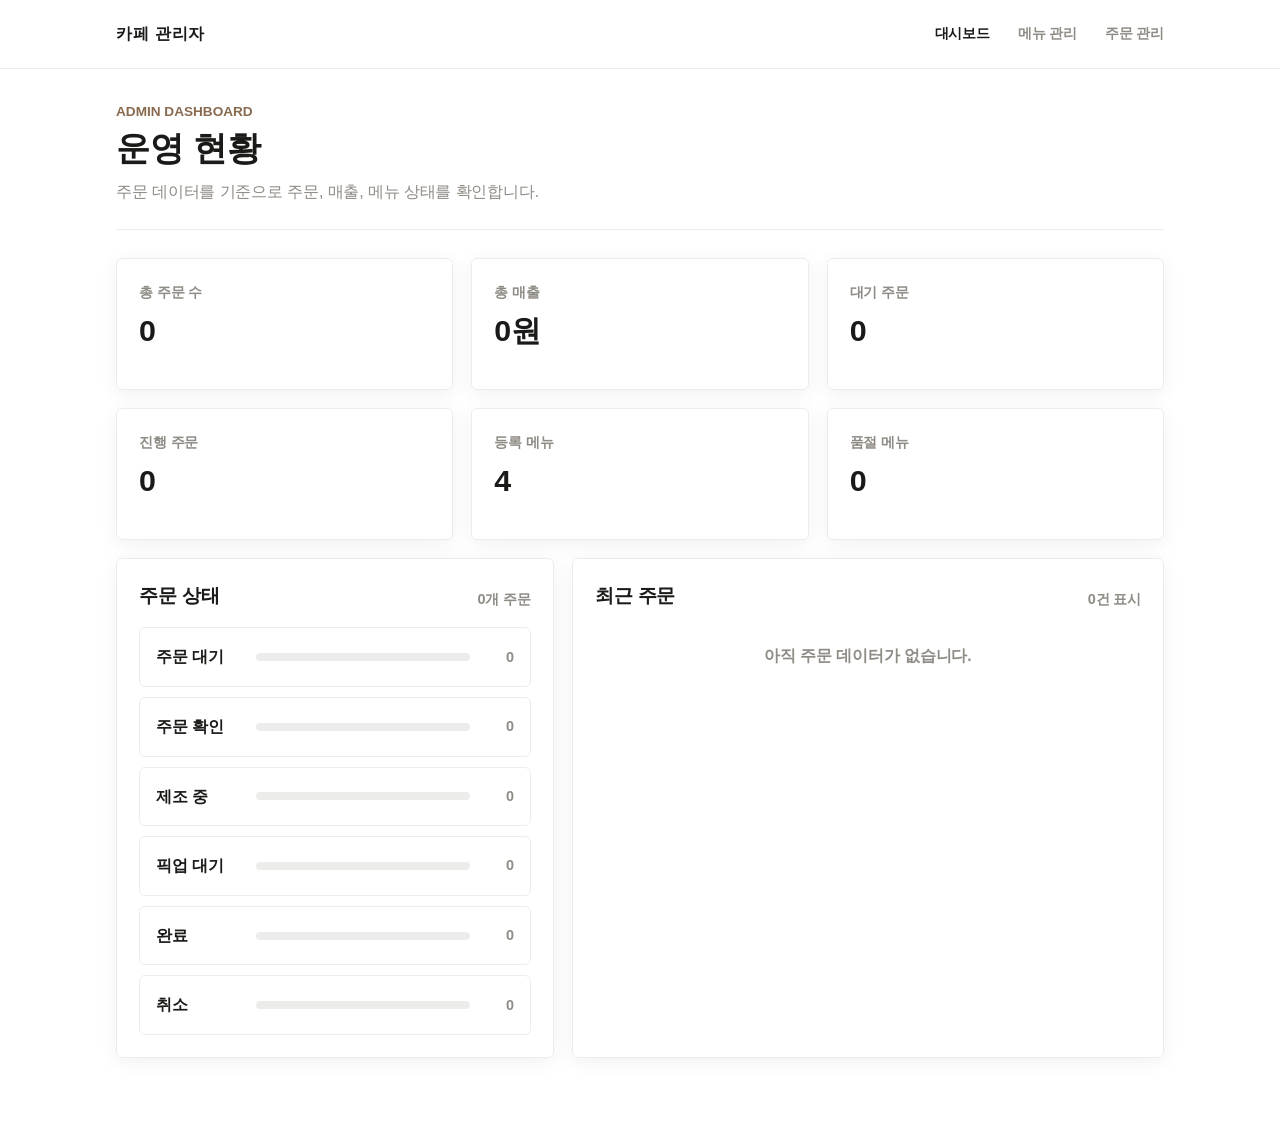
<file: admin/index.html>
<!DOCTYPE html>
<html lang="ko">
<head>
<meta charset="UTF-8">
<meta name="viewport" content="width=device-width, initial-scale=1">
<title>관리자 대시보드 - 카페 관리자</title>
<link rel="stylesheet" href="../css/variables.css">
<link rel="stylesheet" href="index.css">
</head>
<body>
  <header class="admin-header">
    <div class="container admin-header-inner">
      <a class="logo" href="index.html">카페 관리자</a>
      <nav class="admin-nav" aria-label="관리자 메뉴">
        <a href="index.html" aria-current="page">대시보드</a>
        <a href="menus/list.html">메뉴 관리</a>
        <a href="orders/list.html">주문 관리</a>
      </nav>
    </div>
  </header>

  <main class="container page">
    <section class="hero">
      <div>
        <p class="eyebrow">Admin Dashboard</p>
        <h1>운영 현황</h1>
        <p>주문 데이터를 기준으로 주문, 매출, 메뉴 상태를 확인합니다.</p>
      </div>
    </section>

    <section class="summary-grid" aria-label="주문 및 매출 요약">
      <article class="glass summary-card">
        <span>총 주문 수</span>
        <strong id="totalOrders">0</strong>
      </article>
      <article class="glass summary-card">
        <span>총 매출</span>
        <strong id="totalSales">0원</strong>
      </article>
      <article class="glass summary-card">
        <span>대기 주문</span>
        <strong id="pendingOrders">0</strong>
      </article>
      <article class="glass summary-card">
        <span>진행 주문</span>
        <strong id="activeOrders">0</strong>
      </article>
      <article class="glass summary-card">
        <span>등록 메뉴</span>
        <strong id="menuCount">0</strong>
      </article>
      <article class="glass summary-card">
        <span>품절 메뉴</span>
        <strong id="soldOutCount">0</strong>
      </article>
    </section>

    <section class="dashboard-grid">
      <article class="glass panel">
        <div class="panel-heading">
          <h2>주문 상태</h2>
          <p id="orderStatusMeta">0개 주문</p>
        </div>
        <div class="status-list" id="statusList"></div>
      </article>

      <article class="glass panel">
        <div class="panel-heading">
          <h2>최근 주문</h2>
          <p id="recentMeta">최근 5건</p>
        </div>
        <div class="recent-list" id="recentList"></div>
        <p class="empty-state" id="emptyOrders" hidden>아직 주문 데이터가 없습니다.</p>
      </article>
    </section>
  </main>

  <script src="../js/data.js"></script>
  <script src="../js/utils.js"></script>
  <script src="index.js"></script>
</body>
</html>
</file>
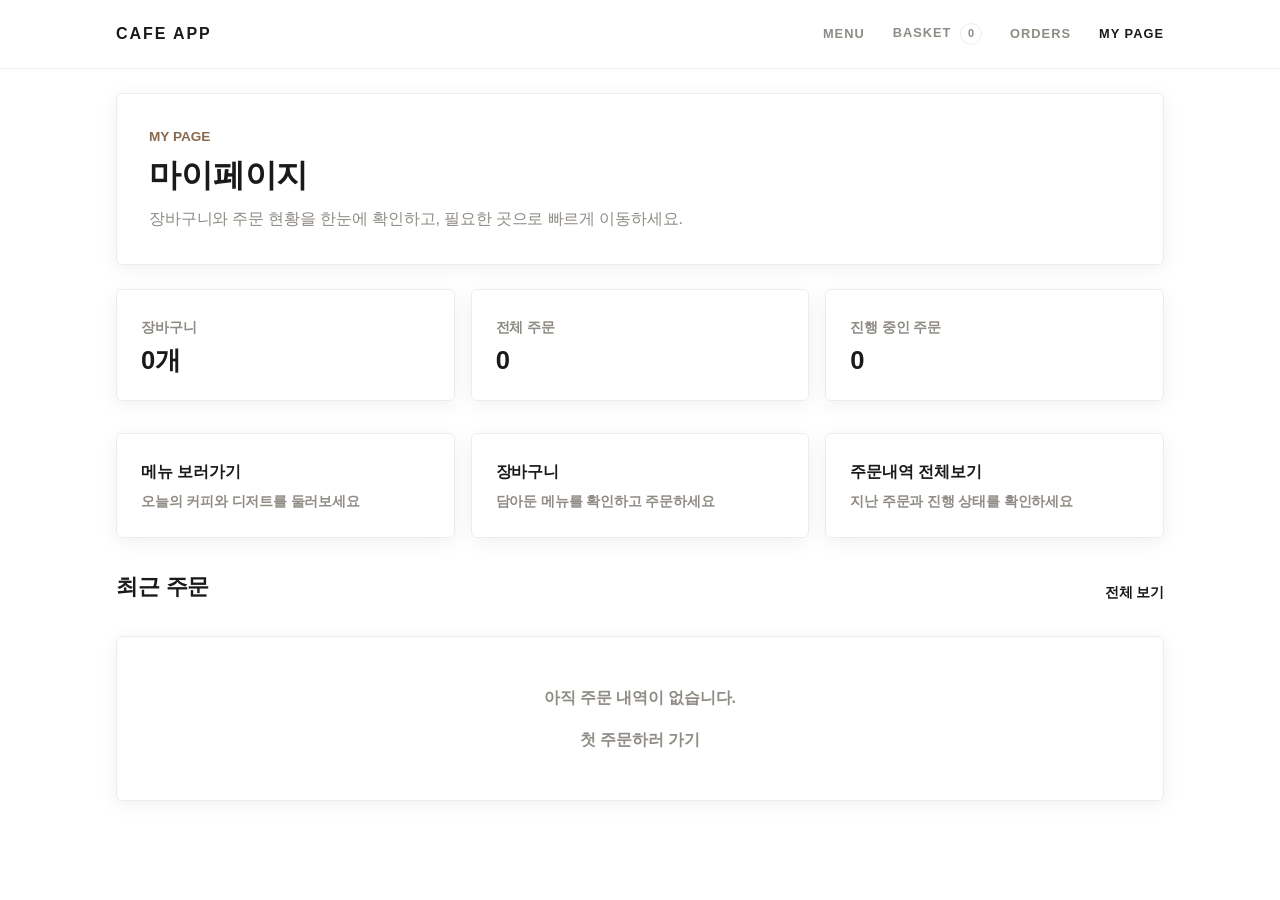
<file: my/index.html>
<!DOCTYPE html>
<html lang="ko">
<head>
  <meta charset="UTF-8">
  <meta name="viewport" content="width=device-width, initial-scale=1.0">
  <title>마이페이지 | Cafe App</title>
  <link rel="stylesheet" href="../css/variables.css">
  <link rel="stylesheet" href="index.css">
</head>
<body>
  <header class="page-header">
    <div class="container header-inner">
      <a class="brand" href="../index.html">CAFE APP</a>
      <nav class="nav-links" aria-label="고객 메뉴">
        <a href="../menus/list.html">MENU</a>
        <a href="../basket/list.html">BASKET <span id="cartCount">0</span></a>
        <a href="../orders/list.html">ORDERS</a>
        <a href="index.html" aria-current="page">MY PAGE</a>
      </nav>
    </div>
  </header>

  <main class="container page-main">
    <section class="hero glass">
      <div>
        <p class="eyebrow">My Page</p>
        <h1>마이페이지</h1>
        <p>장바구니와 주문 현황을 한눈에 확인하고, 필요한 곳으로 빠르게 이동하세요.</p>
      </div>
    </section>

    <section class="summary-grid" aria-label="내 현황 요약">
      <article class="summary-card glass">
        <span>장바구니</span>
        <strong id="cartSummary">0개</strong>
      </article>
      <article class="summary-card glass">
        <span>전체 주문</span>
        <strong id="totalOrders">0</strong>
      </article>
      <article class="summary-card glass">
        <span>진행 중인 주문</span>
        <strong id="activeOrders">0</strong>
      </article>
    </section>

    <section class="quick-links" aria-label="바로가기">
      <a class="quick-link glass" href="../menus/list.html">
        <span class="quick-title">메뉴 보러가기</span>
        <span class="quick-desc">오늘의 커피와 디저트를 둘러보세요</span>
      </a>
      <a class="quick-link glass" href="../basket/list.html">
        <span class="quick-title">장바구니</span>
        <span class="quick-desc">담아둔 메뉴를 확인하고 주문하세요</span>
      </a>
      <a class="quick-link glass" href="../orders/list.html">
        <span class="quick-title">주문내역 전체보기</span>
        <span class="quick-desc">지난 주문과 진행 상태를 확인하세요</span>
      </a>
    </section>

    <section class="recent-section" aria-label="최근 주문">
      <div class="section-heading">
        <h2>최근 주문</h2>
        <a class="see-all" href="../orders/list.html">전체 보기</a>
      </div>
      <div class="recent-list" id="recentList"></div>
      <p class="empty-state glass" id="emptyState" hidden>아직 주문 내역이 없습니다. <a href="../menus/list.html">첫 주문하러 가기</a></p>
    </section>
  </main>

  <script src="../js/data.js"></script>
  <script src="../js/utils.js"></script>
  <script src="index.js"></script>
</body>
</html>
</file>
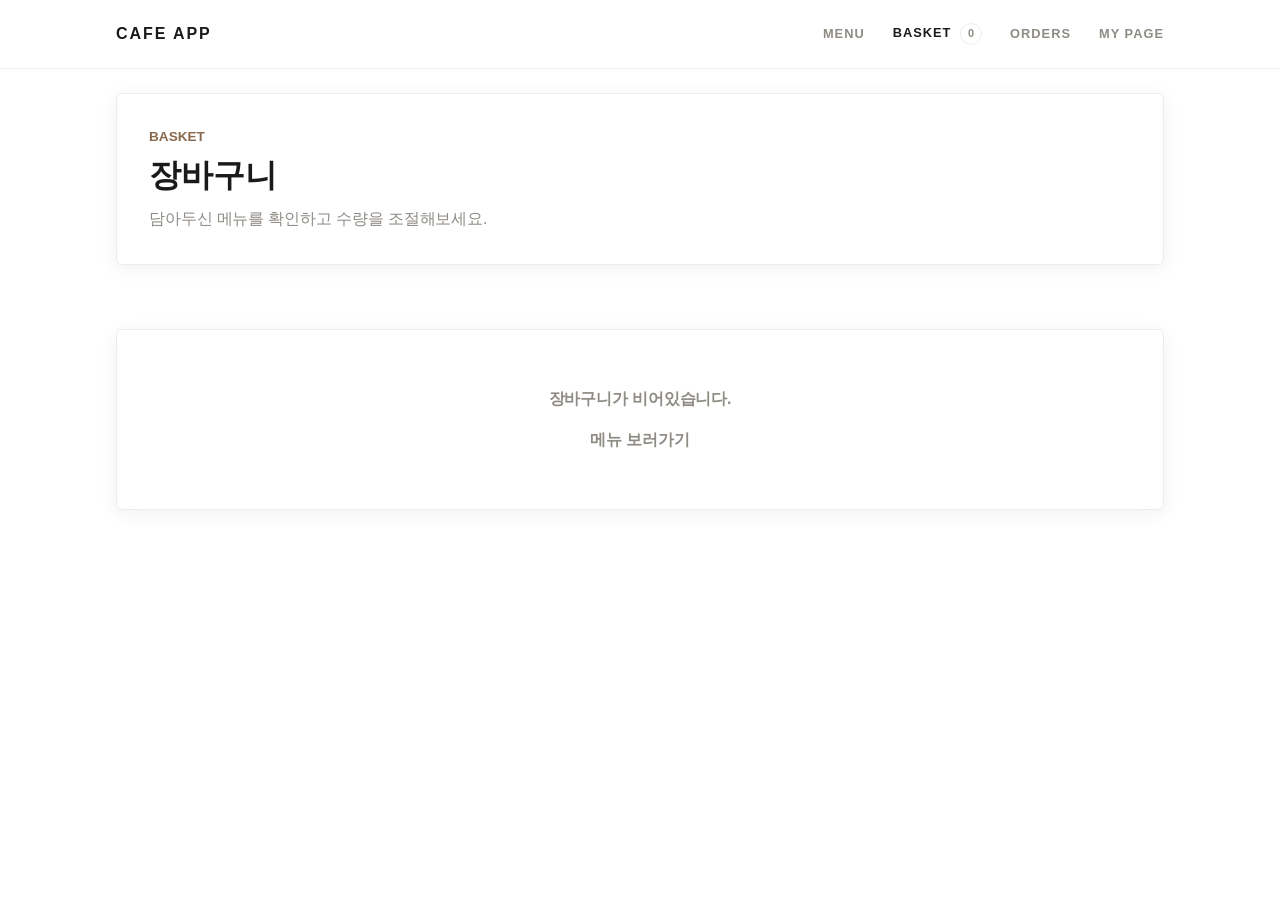
<file: basket/list.html>
<!DOCTYPE html>
<html lang="ko">
<head>
  <meta charset="UTF-8">
  <meta name="viewport" content="width=device-width, initial-scale=1.0">
  <title>장바구니 | Cafe App</title>
  <link rel="stylesheet" href="../css/variables.css">
  <link rel="stylesheet" href="list.css">
</head>
<body>
  <header class="page-header">
    <div class="container header-inner">
      <a class="brand" href="../index.html">CAFE APP</a>
      <nav class="nav-links" aria-label="고객 메뉴">
        <a href="../menus/list.html">MENU</a>
        <a href="list.html" aria-current="page">BASKET <span id="cartCount">0</span></a>
        <a href="../orders/list.html">ORDERS</a>
        <a href="../my/index.html">MY PAGE</a>
      </nav>
    </div>
  </header>

  <main class="container page-main">
    <section class="hero glass">
      <div>
        <p class="eyebrow">Basket</p>
        <h1>장바구니</h1>
        <p>담아두신 메뉴를 확인하고 수량을 조절해보세요.</p>
      </div>
    </section>

    <section class="basket-section" aria-label="장바구니 목록">
      <div class="basket-list" id="basketList"></div>
      <p class="empty-state glass" id="emptyState" hidden>장바구니가 비어있습니다. <a href="../menus/list.html">메뉴 보러가기</a></p>

      <div class="summary-card glass" id="summaryCard">
        <div class="summary-row">
          <span>총 수량</span>
          <strong id="totalCount">0개</strong>
        </div>
        <div class="summary-row total-row">
          <span>합계</span>
          <strong id="totalPrice">0원</strong>
        </div>
        <button class="btn btn-primary btn-block" type="button" id="checkoutButton">주문하기</button>
      </div>
    </section>
  </main>

  <div class="toast" id="toast" role="status" aria-live="polite" hidden></div>

  <div class="payment-overlay" id="paymentOverlay" hidden>
    <div class="payment-modal glass" role="dialog" aria-modal="true" aria-labelledby="paymentTitle">
      <p class="payment-eyebrow">Mock Payment</p>
      <h2 id="paymentTitle">모의 결제</h2>
      <p class="payment-desc">실제로 결제되지 않는 테스트용 모의 결제입니다.</p>

      <div class="payment-summary">
        <div class="payment-row">
          <span>주문 수량</span>
          <strong id="paymentCount">0개</strong>
        </div>
        <div class="payment-row payment-total">
          <span>결제 금액</span>
          <strong id="paymentAmount">0원</strong>
        </div>
      </div>

      <div class="payment-method">
        <span class="payment-method-label">결제 수단</span>
        <span class="payment-method-value">모의 카드 (**** 1234)</span>
      </div>

      <div class="payment-actions" id="paymentActions">
        <button type="button" class="btn btn-outline" id="paymentCancel">취소</button>
        <button type="button" class="btn btn-primary" id="paymentConfirm">결제하기</button>
      </div>

      <div class="payment-processing" id="paymentProcessing" hidden>
        <span class="payment-spinner" aria-hidden="true"></span>
        <span>결제를 처리하고 있습니다...</span>
      </div>
    </div>
  </div>

  <script src="../js/data.js"></script>
  <script src="../js/utils.js"></script>
  <script src="list.js"></script>
</body>
</html>
</file>
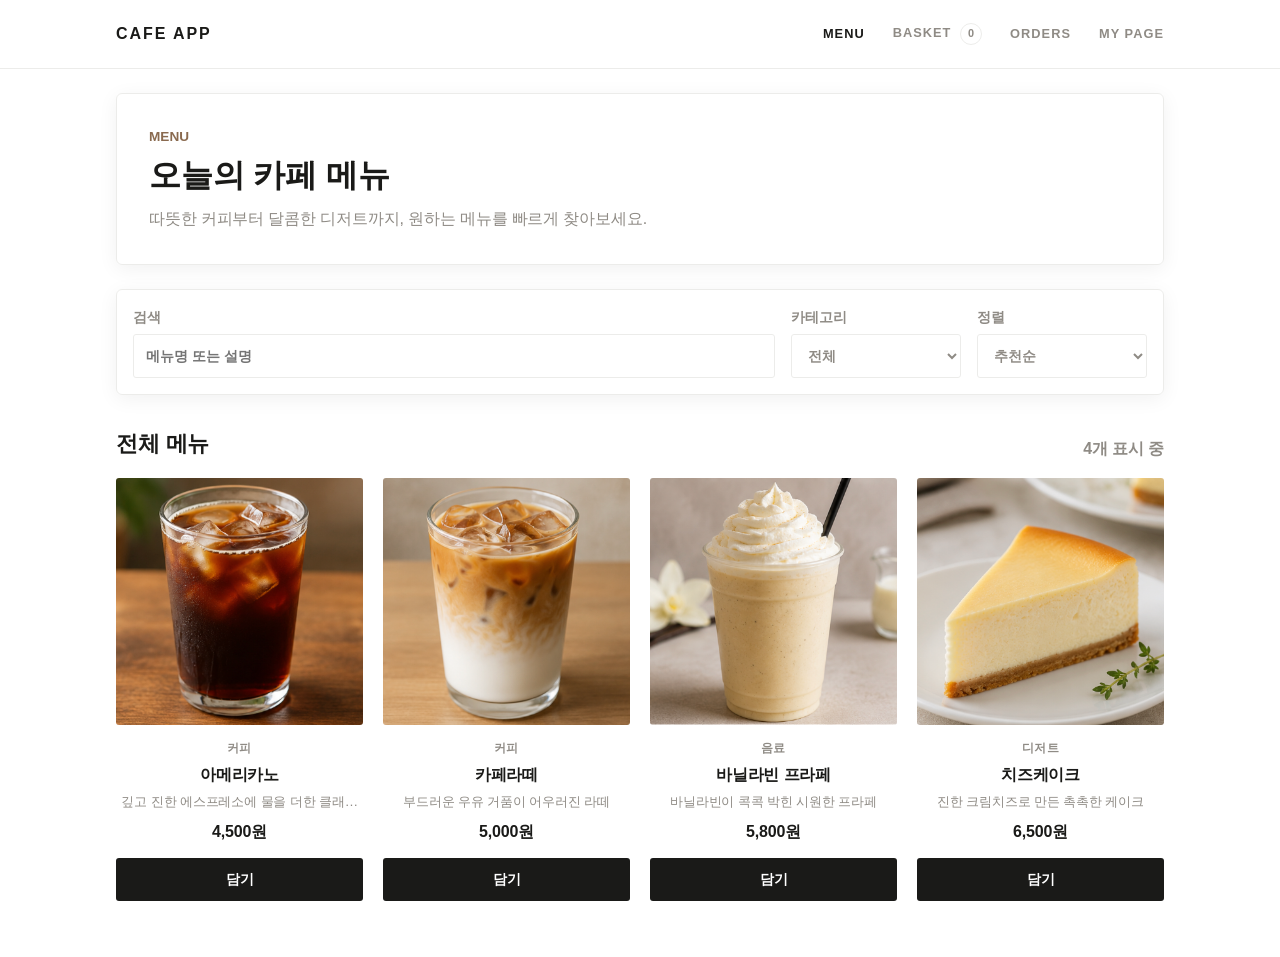
<file: menus/list.html>
<!DOCTYPE html>
<html lang="ko">
<head>
  <meta charset="UTF-8">
  <meta name="viewport" content="width=device-width, initial-scale=1.0">
  <title>메뉴 목록 | Cafe App</title>
  <link rel="stylesheet" href="../css/variables.css">
  <link rel="stylesheet" href="list.css">
</head>
<body>
  <header class="page-header">
    <div class="container header-inner">
      <a class="brand" href="../index.html">CAFE APP</a>
      <nav class="nav-links" aria-label="고객 메뉴">
        <a href="list.html" aria-current="page">MENU</a>
        <a href="../basket/list.html">BASKET <span id="cartCount">0</span></a>
        <a href="../orders/list.html">ORDERS</a>
        <a href="../my/index.html">MY PAGE</a>
      </nav>
    </div>
  </header>

  <main class="container page-main">
    <section class="hero glass">
      <div>
        <p class="eyebrow">Menu</p>
        <h1>오늘의 카페 메뉴</h1>
        <p>따뜻한 커피부터 달콤한 디저트까지, 원하는 메뉴를 빠르게 찾아보세요.</p>
      </div>
    </section>

    <section class="filter-panel glass" aria-label="메뉴 검색과 필터">
      <label class="search-field">
        <span>검색</span>
        <input id="searchInput" type="search" placeholder="메뉴명 또는 설명">
      </label>
      <label>
        <span>카테고리</span>
        <select id="categoryFilter"></select>
      </label>
      <label>
        <span>정렬</span>
        <select id="sortSelect">
          <option value="recommended">추천순</option>
          <option value="name">이름순</option>
          <option value="priceAsc">가격 낮은순</option>
          <option value="priceDesc">가격 높은순</option>
        </select>
      </label>
    </section>

    <section class="menu-section" aria-label="메뉴 목록">
      <div class="section-heading">
        <h2>전체 메뉴</h2>
        <p id="resultCount">0개 표시 중</p>
      </div>
      <div class="menu-grid" id="menuGrid"></div>
      <p class="empty-state glass" id="emptyState" hidden>조건에 맞는 메뉴가 없습니다.</p>
    </section>
  </main>

  <div class="toast" id="toast" role="status" aria-live="polite" hidden></div>

  <script src="../js/data.js"></script>
  <script src="../js/utils.js"></script>
  <script src="list.js"></script>
</body>
</html>
</file>
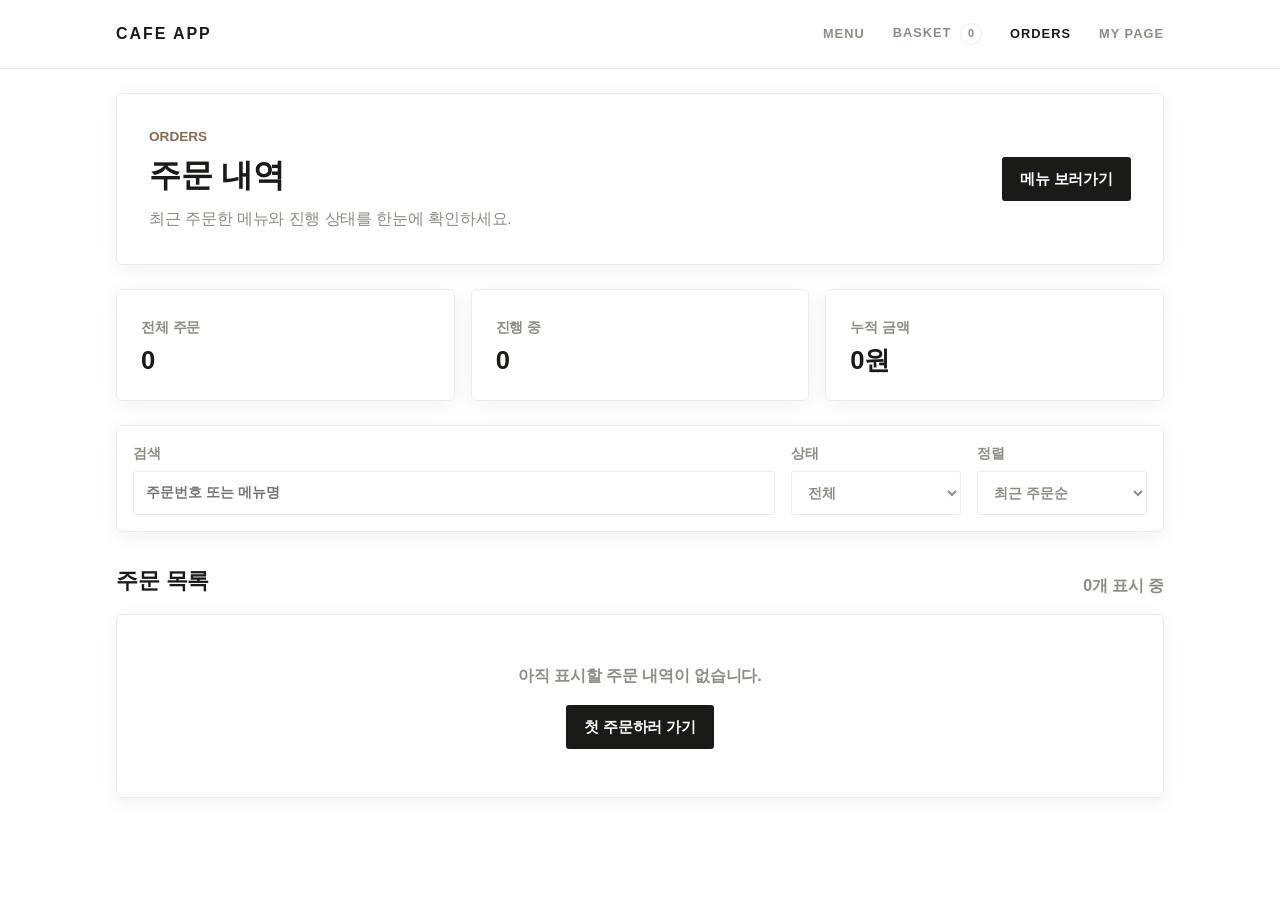
<file: orders/list.html>
<!DOCTYPE html>
<html lang="ko">
<head>
  <meta charset="UTF-8">
  <meta name="viewport" content="width=device-width, initial-scale=1.0">
  <title>주문 내역 | Cafe App</title>
  <link rel="stylesheet" href="../css/variables.css">
  <link rel="stylesheet" href="list.css">
</head>
<body>
  <header class="page-header">
    <div class="container header-inner">
      <a class="brand" href="../index.html">CAFE APP</a>
      <nav class="nav-links" aria-label="고객 메뉴">
        <a href="../menus/list.html">MENU</a>
        <a href="../basket/list.html">BASKET <span id="cartCount">0</span></a>
        <a href="list.html" aria-current="page">ORDERS</a>
        <a href="../my/index.html">MY PAGE</a>
      </nav>
    </div>
  </header>

  <main class="container page-main">
    <section class="hero glass">
      <div>
        <p class="eyebrow">Orders</p>
        <h1>주문 내역</h1>
        <p>최근 주문한 메뉴와 진행 상태를 한눈에 확인하세요.</p>
      </div>
      <a class="btn btn-primary" href="../menus/list.html">메뉴 보러가기</a>
    </section>

    <section class="summary-grid" aria-label="주문 요약">
      <article class="summary-card glass">
        <span>전체 주문</span>
        <strong id="totalOrders">0</strong>
      </article>
      <article class="summary-card glass">
        <span>진행 중</span>
        <strong id="activeOrders">0</strong>
      </article>
      <article class="summary-card glass">
        <span>누적 금액</span>
        <strong id="totalAmount">0원</strong>
      </article>
    </section>

    <section class="filter-panel glass" aria-label="주문 검색과 필터">
      <label>
        <span>검색</span>
        <input id="searchInput" type="search" placeholder="주문번호 또는 메뉴명">
      </label>
      <label>
        <span>상태</span>
        <select id="statusFilter">
          <option value="all">전체</option>
          <option value="pending">주문 대기</option>
          <option value="confirmed">주문 확인</option>
          <option value="preparing">제조 중</option>
          <option value="ready">픽업 대기</option>
          <option value="completed">완료</option>
          <option value="cancelled">취소</option>
        </select>
      </label>
      <label>
        <span>정렬</span>
        <select id="sortSelect">
          <option value="latest">최근 주문순</option>
          <option value="oldest">오래된 주문순</option>
          <option value="amountDesc">금액 높은순</option>
          <option value="amountAsc">금액 낮은순</option>
        </select>
      </label>
    </section>

    <section class="orders-section" aria-label="주문 내역 목록">
      <div class="section-heading">
        <h2>주문 목록</h2>
        <p id="resultCount">0개 표시 중</p>
      </div>
      <div class="orders-list" id="ordersList"></div>
      <div class="empty-state glass" id="emptyState" hidden>
        <p>아직 표시할 주문 내역이 없습니다.</p>
        <a class="btn btn-primary" href="../menus/list.html">첫 주문하러 가기</a>
      </div>
    </section>
  </main>

  <script src="../js/utils.js"></script>
  <script src="list.js"></script>
</body>
</html>
</file>
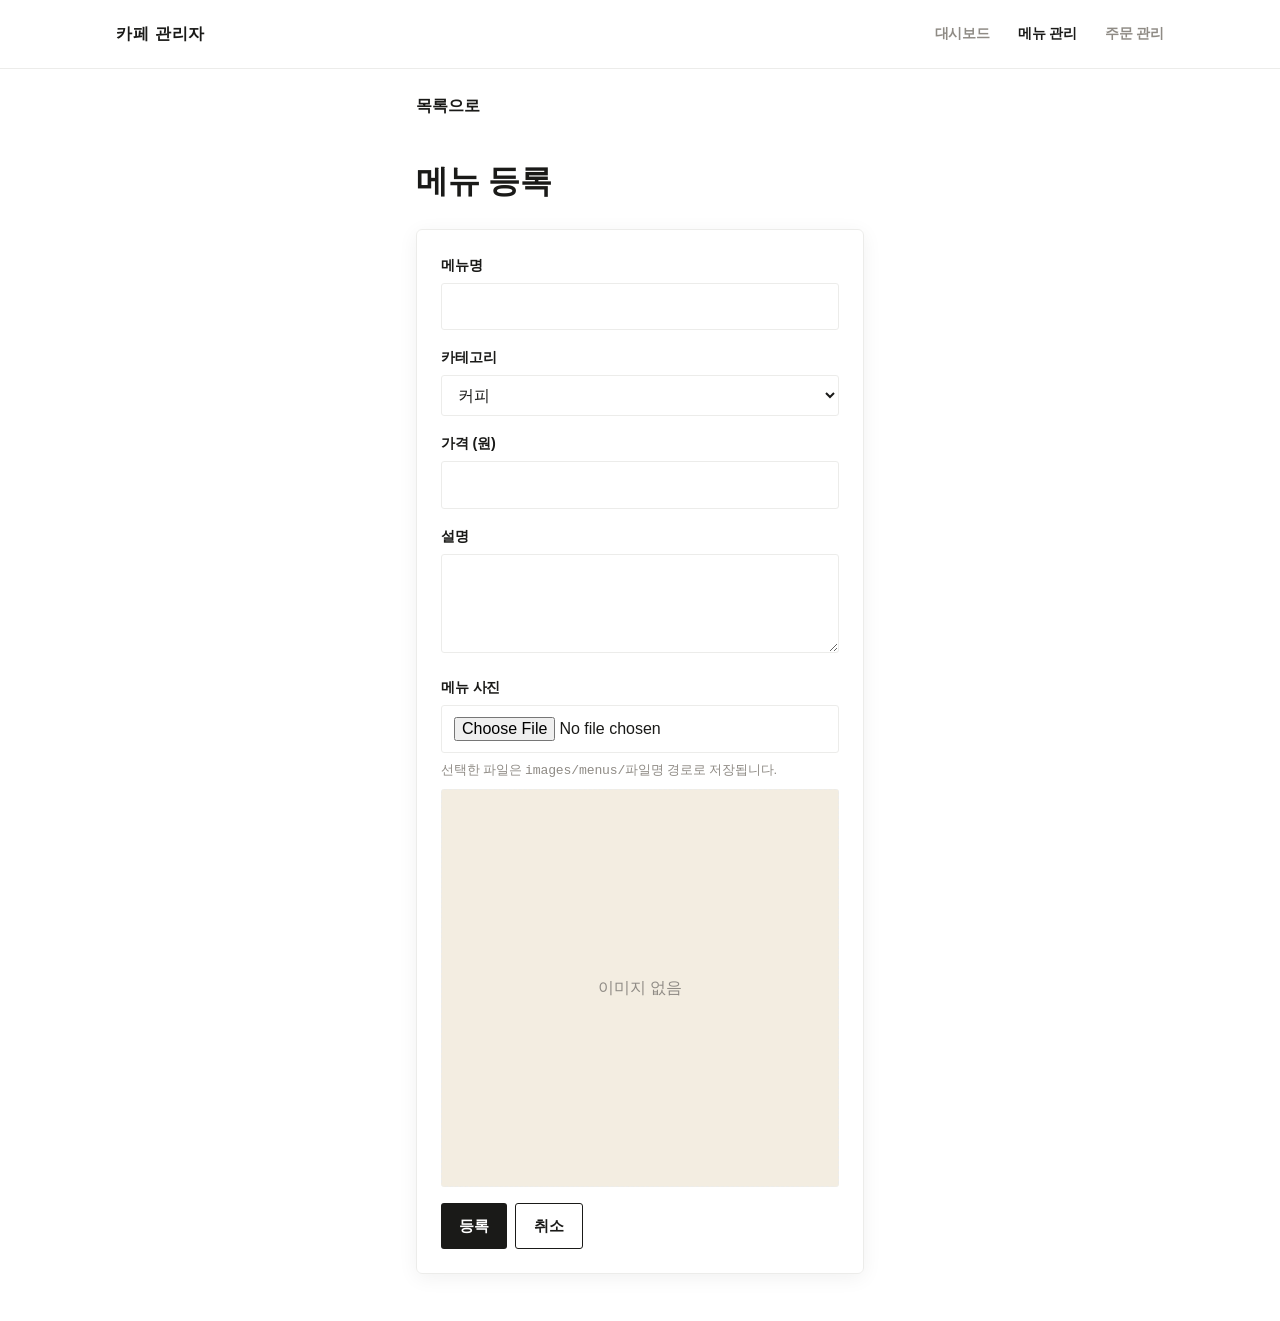
<file: admin/menus/create.html>
<!DOCTYPE html>
<html lang="ko">
<head>
<meta charset="UTF-8">
<meta name="viewport" content="width=device-width, initial-scale=1">
<title>메뉴 등록 - 카페 관리자</title>
<link rel="stylesheet" href="../../css/variables.css">
<link rel="stylesheet" href="create.css">
</head>
<body>
  <header class="admin-header">
    <div class="container admin-header-inner">
      <a class="logo" href="../index.html">카페 관리자</a>
      <nav class="admin-nav" aria-label="관리자 메뉴">
        <a href="../index.html">대시보드</a>
        <a href="list.html" aria-current="page">메뉴 관리</a>
        <a href="../orders/list.html">주문 관리</a>
      </nav>
    </div>
  </header>

  <div class="container page">
    <a class="back-link" href="list.html">목록으로</a>
    <h1>메뉴 등록</h1>
    <form id="create-form" class="glass form-card">
      <div class="form-group">
        <label for="name">메뉴명</label>
        <input type="text" id="name" required>
      </div>
      <div class="form-group">
        <label for="category">카테고리</label>
        <select id="category">
          <option value="커피">커피</option>
          <option value="음료">음료</option>
          <option value="디저트">디저트</option>
        </select>
      </div>
      <div class="form-group">
        <label for="price">가격 (원)</label>
        <input type="number" id="price" min="0" step="100" required>
      </div>
      <div class="form-group">
        <label for="description">설명</label>
        <textarea id="description" rows="3"></textarea>
      </div>
      <div class="form-group">
        <label for="image">메뉴 사진</label>
        <input type="file" id="image" accept="image/*">
        <p class="form-help">선택한 파일은 <code>images/menus/파일명</code> 경로로 저장됩니다.</p>
        <div class="image-preview" id="image-preview">이미지 없음</div>
      </div>
      <div id="form-error" class="form-error" style="display:none;"></div>
      <div class="form-actions">
        <button type="submit" class="btn btn-primary">등록</button>
        <a href="list.html" class="btn btn-outline">취소</a>
      </div>
    </form>
  </div>

  <script src="../../js/data.js"></script>
  <script src="../../js/utils.js"></script>
  <script src="create.js"></script>
</body>
</html>
</file>
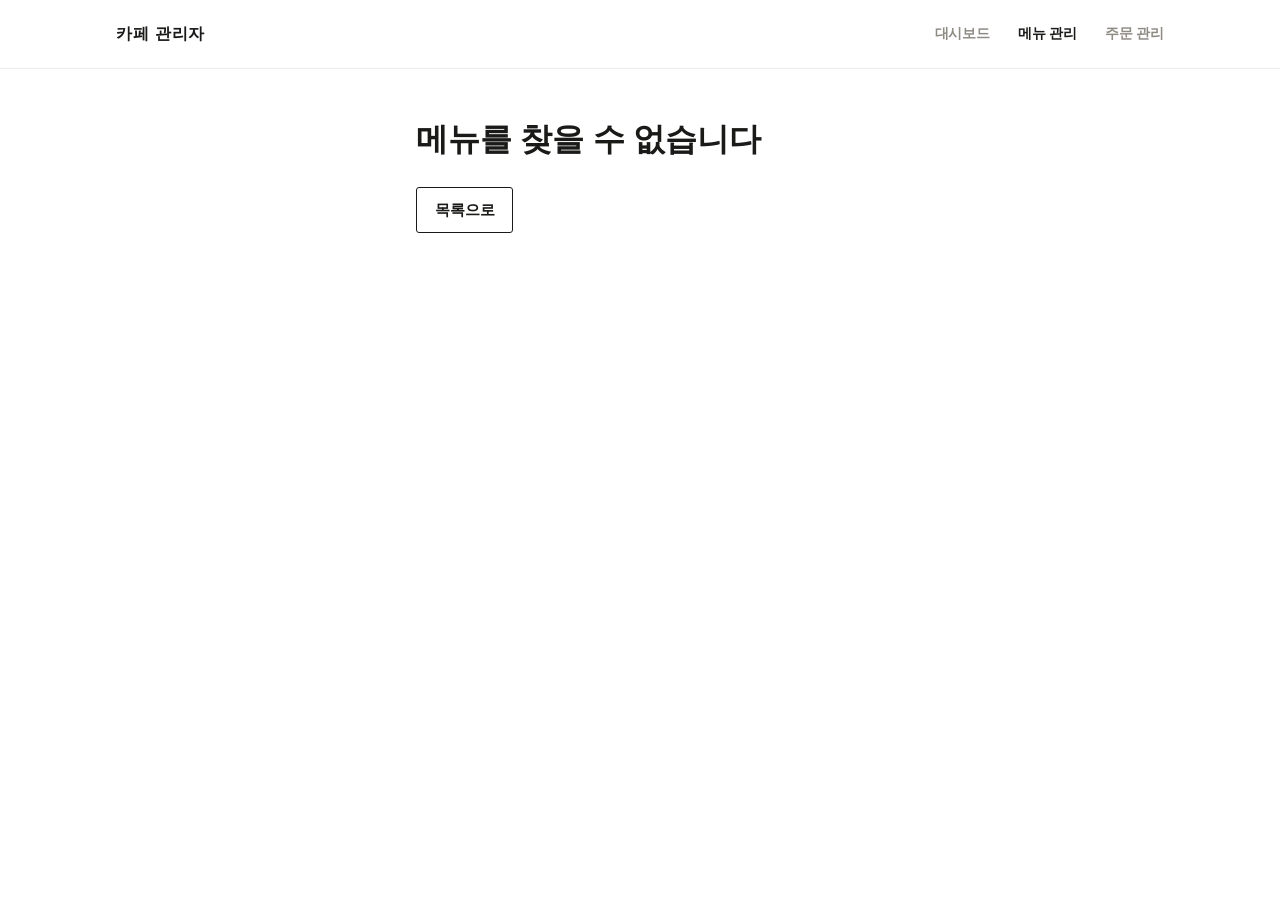
<file: admin/menus/edit.html>
<!DOCTYPE html>
<html lang="ko">
<head>
<meta charset="UTF-8">
<meta name="viewport" content="width=device-width, initial-scale=1">
<title>메뉴 수정 - 카페 관리자</title>
<link rel="stylesheet" href="../../css/variables.css">
<link rel="stylesheet" href="edit.css">
</head>
<body>
  <header class="admin-header">
    <div class="container admin-header-inner">
      <a class="logo" href="../index.html">카페 관리자</a>
      <nav class="admin-nav" aria-label="관리자 메뉴">
        <a href="../index.html">대시보드</a>
        <a href="list.html" aria-current="page">메뉴 관리</a>
        <a href="../orders/list.html">주문 관리</a>
      </nav>
    </div>
  </header>

  <div class="container page">
    <a class="back-link" href="list.html">목록으로</a>
    <h1>메뉴 수정</h1>
    <form id="edit-form" class="glass form-card">
      <div class="form-group">
        <label for="name">메뉴명</label>
        <input type="text" id="name" required>
      </div>
      <div class="form-group">
        <label for="category">카테고리</label>
        <select id="category">
          <option value="커피">커피</option>
          <option value="음료">음료</option>
          <option value="디저트">디저트</option>
        </select>
      </div>
      <div class="form-group">
        <label for="price">가격 (원)</label>
        <input type="number" id="price" min="0" step="100" required>
      </div>
      <div class="form-group">
        <label for="description">설명</label>
        <textarea id="description" rows="3"></textarea>
      </div>
      <div class="form-group">
        <label for="image">메뉴 사진</label>
        <input type="file" id="image" accept="image/*">
        <p class="form-help">선택한 파일은 <code>images/menus/파일명</code> 경로로 저장됩니다.</p>
        <div class="image-preview" id="image-preview">이미지 없음</div>
      </div>
      <div class="form-group form-checkbox">
        <label><input type="checkbox" id="soldOut"> 품절 처리</label>
      </div>
      <div id="form-error" class="form-error" style="display:none;"></div>
      <div class="form-actions">
        <button type="submit" class="btn btn-primary">저장</button>
        <a href="list.html" class="btn btn-outline">취소</a>
      </div>
    </form>
  </div>

  <script src="../../js/data.js"></script>
  <script src="../../js/utils.js"></script>
  <script src="edit.js"></script>
</body>
</html>
</file>
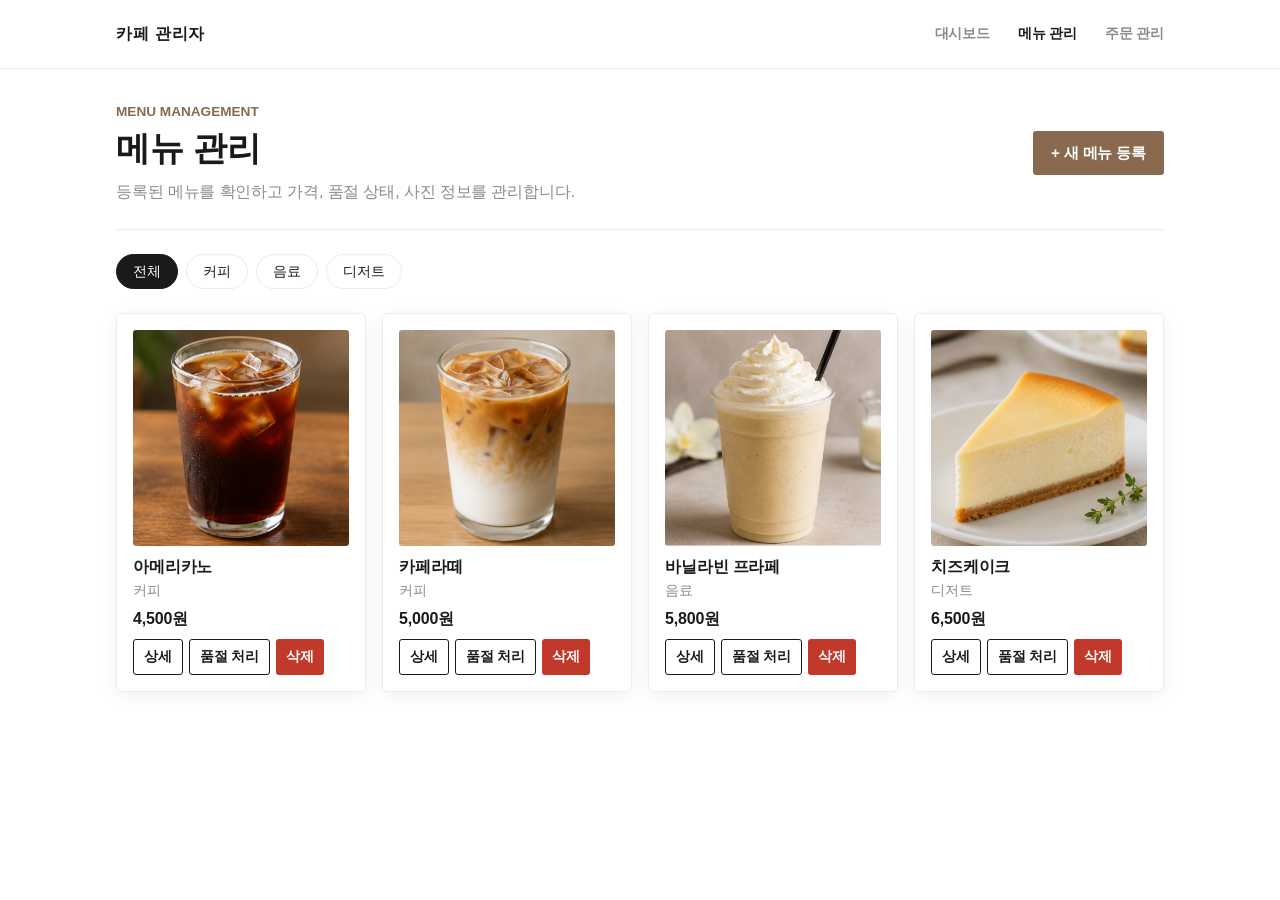
<file: admin/menus/list.html>
<!DOCTYPE html>
<html lang="ko">
<head>
<meta charset="UTF-8">
<meta name="viewport" content="width=device-width, initial-scale=1">
<title>메뉴 관리 - 카페 관리자</title>
<link rel="stylesheet" href="../../css/variables.css">
<link rel="stylesheet" href="list.css">
</head>
<body>
  <header class="admin-header">
    <div class="container admin-header-inner">
      <a class="logo" href="../index.html">카페 관리자</a>
      <nav class="admin-nav" aria-label="관리자 메뉴">
        <a href="../index.html">대시보드</a>
        <a href="list.html" aria-current="page">메뉴 관리</a>
        <a href="../orders/list.html">주문 관리</a>
      </nav>
    </div>
  </header>

  <main class="container page">
    <section class="hero">
      <div>
        <p class="eyebrow">Menu Management</p>
        <h1>메뉴 관리</h1>
        <p>등록된 메뉴를 확인하고 가격, 품절 상태, 사진 정보를 관리합니다.</p>
      </div>
      <a href="create.html" class="btn btn-accent">+ 새 메뉴 등록</a>
    </section>
    <div id="tabs" class="tabs"></div>
    <div id="menu-list" class="menu-grid"></div>
    <p id="empty-msg" class="empty-msg" style="display:none;">등록된 메뉴가 없습니다. "새 메뉴 등록"으로 추가해보세요.</p>
  </main>

  <script src="../../js/data.js"></script>
  <script src="../../js/utils.js"></script>
  <script src="list.js"></script>
</body>
</html>
</file>
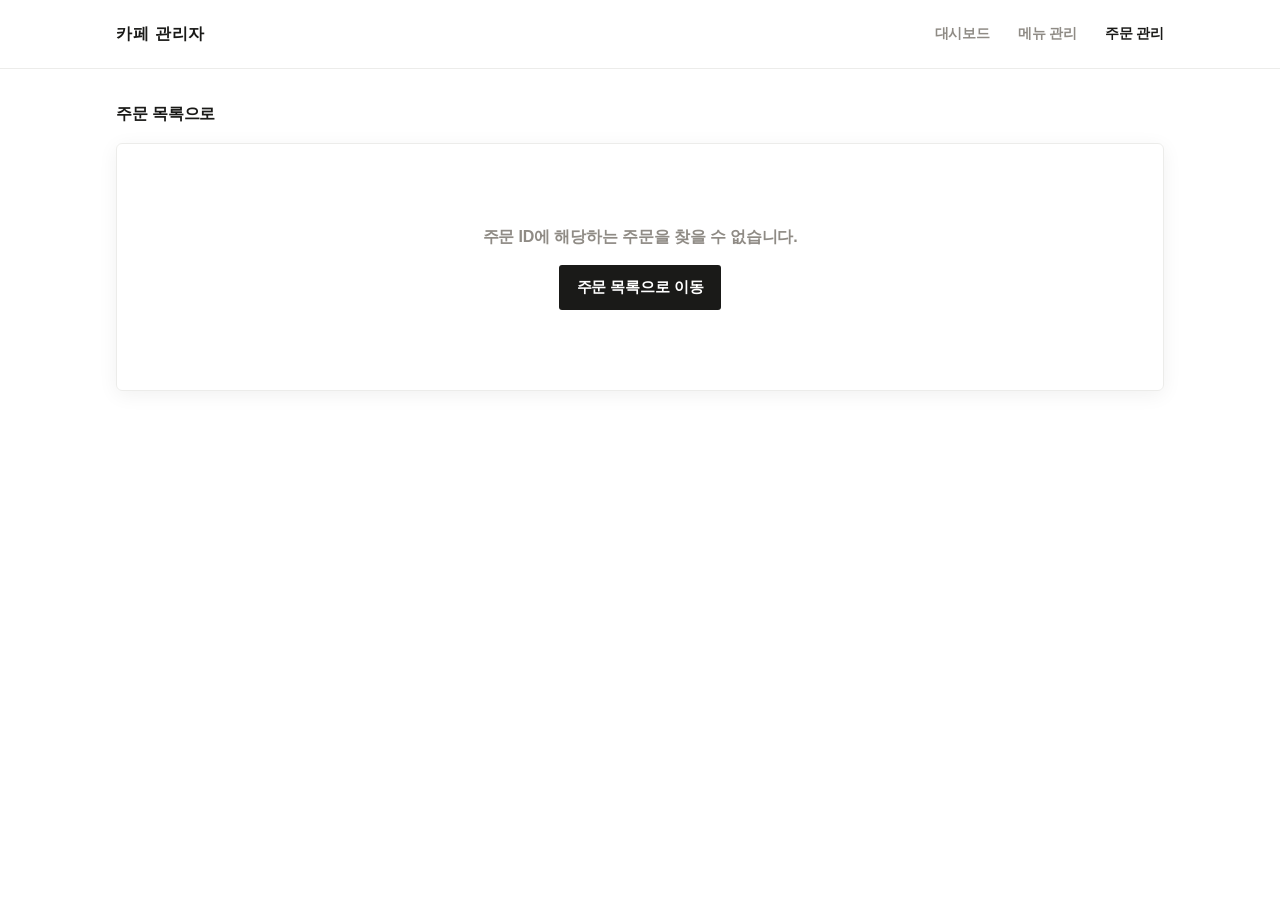
<file: admin/orders/detail.html>
<!DOCTYPE html>
<html lang="ko">
<head>
<meta charset="UTF-8">
<meta name="viewport" content="width=device-width, initial-scale=1">
<title>주문 상세 - 카페 관리자</title>
<link rel="stylesheet" href="../../css/variables.css">
<link rel="stylesheet" href="detail.css">
</head>
<body>
  <header class="admin-header">
    <div class="container admin-header-inner">
      <a class="logo" href="../index.html">카페 관리자</a>
      <nav class="admin-nav" aria-label="관리자 메뉴">
        <a href="../index.html">대시보드</a>
        <a href="../menus/list.html">메뉴 관리</a>
        <a href="list.html" aria-current="page">주문 관리</a>
      </nav>
    </div>
  </header>

  <main class="container page">
    <a class="back-link" href="list.html">주문 목록으로</a>
    <section class="detail-card glass" id="detailCard"></section>
    <p class="empty-state" id="statusMessage" role="status" aria-live="polite" hidden></p>
  </main>

  <script src="../../js/utils.js"></script>
  <script src="detail.js"></script>
</body>
</html>
</file>
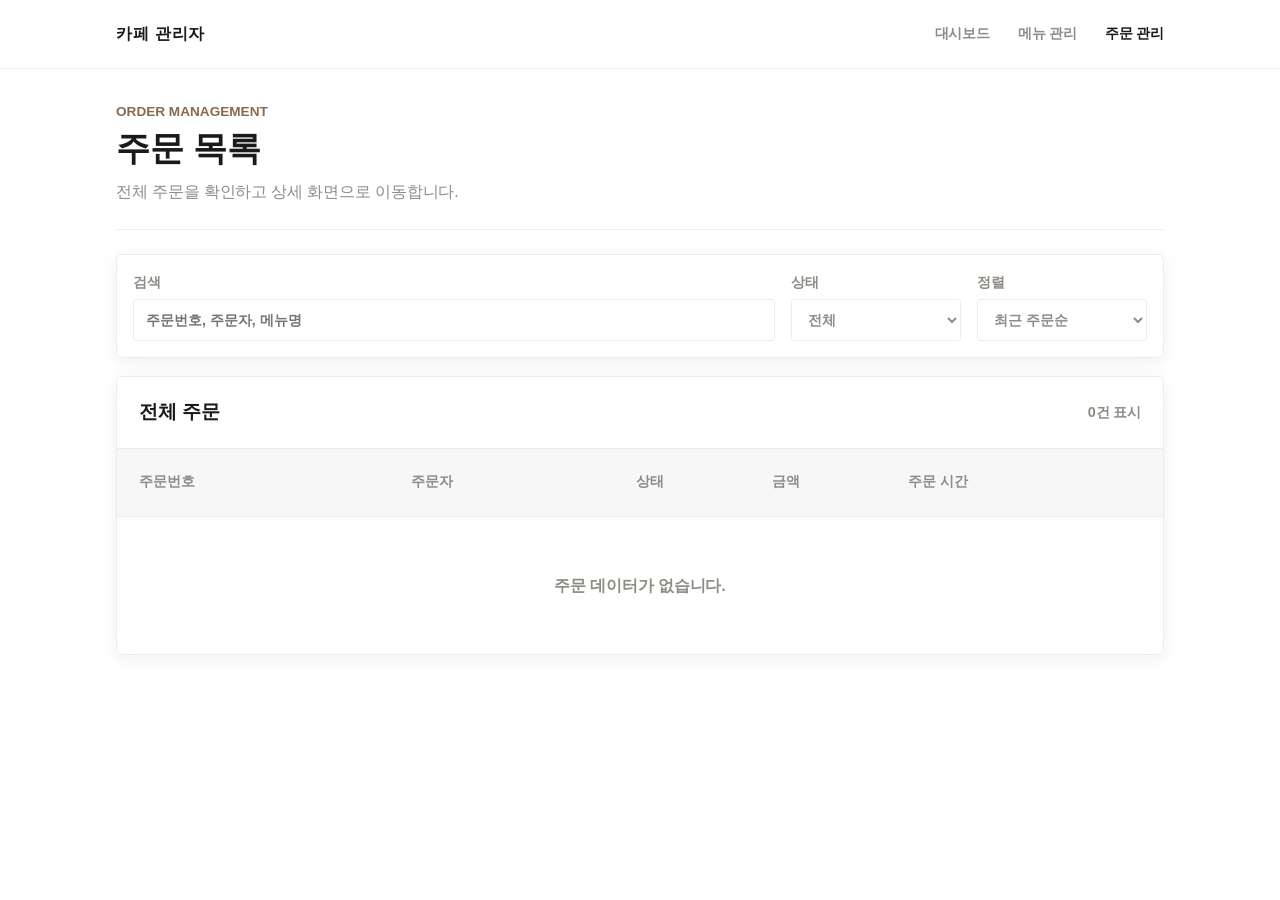
<file: admin/orders/list.html>
<!DOCTYPE html>
<html lang="ko">
<head>
<meta charset="UTF-8">
<meta name="viewport" content="width=device-width, initial-scale=1">
<title>주문 관리 - 카페 관리자</title>
<link rel="stylesheet" href="../../css/variables.css">
<link rel="stylesheet" href="list.css">
</head>
<body>
  <header class="admin-header">
    <div class="container admin-header-inner">
      <a class="logo" href="../index.html">카페 관리자</a>
      <nav class="admin-nav" aria-label="관리자 메뉴">
        <a href="../index.html">대시보드</a>
        <a href="../menus/list.html">메뉴 관리</a>
        <a href="list.html" aria-current="page">주문 관리</a>
      </nav>
    </div>
  </header>

  <main class="container page">
    <section class="hero">
      <div>
        <p class="eyebrow">Order Management</p>
        <h1>주문 목록</h1>
        <p>전체 주문을 확인하고 상세 화면으로 이동합니다.</p>
      </div>
    </section>

    <section class="toolbar glass" aria-label="주문 검색과 필터">
      <label>
        <span>검색</span>
        <input id="searchInput" type="search" placeholder="주문번호, 주문자, 메뉴명">
      </label>
      <label>
        <span>상태</span>
        <select id="statusFilter">
          <option value="all">전체</option>
          <option value="pending">주문 대기</option>
          <option value="confirmed">주문 확인</option>
          <option value="preparing">제조 중</option>
          <option value="ready">픽업 대기</option>
          <option value="completed">완료</option>
          <option value="cancelled">취소</option>
        </select>
      </label>
      <label>
        <span>정렬</span>
        <select id="sortSelect">
          <option value="latest">최근 주문순</option>
          <option value="oldest">오래된 주문순</option>
          <option value="amountDesc">금액 높은순</option>
          <option value="amountAsc">금액 낮은순</option>
        </select>
      </label>
    </section>

    <section class="orders-panel glass">
      <div class="panel-heading">
        <h2>전체 주문</h2>
        <p id="resultCount">0건 표시</p>
      </div>
      <div class="order-table" role="table" aria-label="관리자 주문 목록">
        <div class="table-row table-head" role="row">
          <span role="columnheader">주문번호</span>
          <span role="columnheader">주문자</span>
          <span role="columnheader">상태</span>
          <span role="columnheader">금액</span>
          <span role="columnheader">주문 시간</span>
        </div>
        <div id="ordersList"></div>
      </div>
      <p class="empty-state" id="emptyState" hidden>주문 데이터가 없습니다.</p>
    </section>
  </main>

  <script src="../../js/utils.js"></script>
  <script src="list.js"></script>
</body>
</html>
</file>
<file: css/variables.css>
/* 전역 CSS 변수 + 리셋. 모든 페이지가 공통으로 불러오는 유일한 전역 스타일시트입니다. */
/* 디자인 톤: 파란만잔(xn--si2bp7bowuq9k.com) 스타일 참고 — 사진 중심의 미니멀 에디토리얼 무드 */
:root {
  --color-bg: #ffffff;
  --color-surface: #ffffff;
  --color-surface-glass: rgba(255, 255, 255, 0.72);
  --color-primary: #1a1a18;
  --color-primary-dark: #000000;
  --color-accent: #8a6a4f;
  --color-text: #1a1a18;
  --color-text-muted: #8f8b85;
  --color-border: #ececea;
  --color-danger: #c0392b;
  --color-success: #2f9e44;
  --color-tile: #f3ede1;

  --radius-sm: 3px;
  --radius: 6px;
  --radius-lg: 10px;
  --shadow: 0 1px 3px rgba(0, 0, 0, 0.05);
  --shadow-glass: 0 4px 20px rgba(0, 0, 0, 0.06);
  --blur-glass: 8px;
  --max-width: 1080px;
  --spacing-sm: 8px;
  --spacing: 16px;
  --spacing-lg: 24px;
}

* {
  box-sizing: border-box;
}

html,
body {
  margin: 0;
  padding: 0;
}

body {
  font-family: "Pretendard", "Apple SD Gothic Neo", "Malgun Gothic", sans-serif;
  background: var(--color-bg);
  color: var(--color-text);
  line-height: 1.6;
  letter-spacing: -0.01em;
  min-height: 100vh;
}

a {
  color: inherit;
  text-decoration: none;
}

img {
  max-width: 100%;
  display: block;
}

button,
input,
select,
textarea {
  font: inherit;
  color: inherit;
}

.container {
  max-width: var(--max-width);
  margin: 0 auto;
  padding: 0 16px;
}

/* 글래스모피즘 카드 — 역할별 페이지들이 공통으로 재사용하는 표면 스타일 */
.glass {
  background: var(--color-surface-glass);
  backdrop-filter: blur(var(--blur-glass));
  -webkit-backdrop-filter: blur(var(--blur-glass));
  border: 1px solid var(--color-border);
  border-radius: var(--radius);
  box-shadow: var(--shadow-glass);
}

.btn {
  display: inline-flex;
  align-items: center;
  justify-content: center;
  gap: 6px;
  border: none;
  border-radius: var(--radius-sm);
  padding: 10px 18px;
  font-size: 0.95rem;
  font-weight: 600;
  cursor: pointer;
  transition: opacity 0.15s ease, transform 0.1s ease;
}

.btn:disabled {
  opacity: 0.5;
  cursor: not-allowed;
}

.btn:hover:not(:disabled) {
  opacity: 0.9;
}

.btn:active:not(:disabled) {
  transform: scale(0.98);
}

.btn-primary {
  background: var(--color-primary);
  color: #fff;
}

.btn-accent {
  background: var(--color-accent);
  color: #fff;
}

.btn-outline {
  background: transparent;
  color: var(--color-primary);
  border: 1px solid var(--color-primary);
}

.btn-danger {
  background: var(--color-danger);
  color: #fff;
}

.btn-block {
  width: 100%;
}
</file>
<file: admin/index.css>
.admin-header {
  position: sticky;
  top: 0;
  z-index: 10;
  background: rgba(255, 255, 255, 0.94);
  border-bottom: 1px solid var(--color-border);
}

.admin-header-inner {
  display: flex;
  align-items: center;
  justify-content: space-between;
  gap: var(--spacing);
  min-height: 68px;
}

.logo {
  color: var(--color-primary);
  font-size: 1rem;
  font-weight: 800;
  letter-spacing: 0.05em;
}

.admin-nav {
  display: flex;
  align-items: center;
  gap: 28px;
  flex-wrap: wrap;
}

.admin-nav a {
  padding: 4px 0;
  color: var(--color-text-muted);
  font-size: 0.85rem;
  font-weight: 700;
}

.admin-nav a[aria-current="page"],
.admin-nav a:hover {
  color: var(--color-primary);
}

.page {
  padding-top: 32px;
  padding-bottom: 64px;
}

.hero {
  display: flex;
  align-items: center;
  justify-content: space-between;
  gap: var(--spacing);
  border-bottom: 1px solid var(--color-border);
  margin-bottom: 28px;
  padding-bottom: 24px;
}

.eyebrow {
  color: var(--color-accent);
  font-size: 0.85rem;
  font-weight: 800;
  letter-spacing: 0;
  margin: 0 0 6px;
  text-transform: uppercase;
}

.hero h1 {
  font-size: 2.1rem;
  line-height: 1.2;
  margin: 0;
}

.hero p:last-child {
  color: var(--color-text-muted);
  margin: 10px 0 0;
}

.summary-grid {
  display: grid;
  grid-template-columns: repeat(3, minmax(0, 1fr));
  gap: 18px;
}

.summary-card {
  min-height: 132px;
  padding: 22px;
}

.summary-card span {
  color: var(--color-text-muted);
  display: block;
  font-size: 0.9rem;
  font-weight: 800;
}

.summary-card strong {
  display: block;
  font-size: 1.9rem;
  line-height: 1.2;
  margin-top: 8px;
}

.dashboard-grid {
  display: grid;
  grid-template-columns: minmax(280px, 0.85fr) minmax(0, 1.15fr);
  gap: 18px;
  margin-top: 18px;
}

.panel {
  min-height: 320px;
  padding: 22px;
}

.panel-heading {
  display: flex;
  align-items: end;
  justify-content: space-between;
  gap: var(--spacing);
  margin-bottom: var(--spacing);
}

.panel-heading h2 {
  font-size: 1.2rem;
  margin: 0;
}

.panel-heading p {
  color: var(--color-text-muted);
  font-size: 0.9rem;
  font-weight: 700;
  margin: 0;
}

.status-list,
.recent-list {
  display: grid;
  gap: 10px;
}

.status-row,
.recent-row {
  border: 1px solid var(--color-border);
  border-radius: var(--radius);
  background: rgba(255, 255, 255, 0.78);
  padding: var(--spacing);
}

.status-row {
  display: grid;
  grid-template-columns: 92px minmax(0, 1fr) 36px;
  align-items: center;
  gap: var(--spacing-sm);
}

.status-label,
.recent-id {
  font-weight: 900;
}

.status-track {
  height: 8px;
  overflow: hidden;
  border-radius: 999px;
  background: var(--color-border);
}

.status-fill {
  display: block;
  height: 100%;
  border-radius: inherit;
  background: var(--color-accent);
}

.status-count {
  color: var(--color-text-muted);
  font-size: 0.9rem;
  font-weight: 800;
  text-align: right;
}

.recent-row {
  display: grid;
  grid-template-columns: minmax(0, 1fr) auto;
  gap: var(--spacing);
  align-items: center;
}

.recent-date,
.recent-items {
  color: var(--color-text-muted);
  font-size: 0.88rem;
  font-weight: 700;
  margin: 3px 0 0;
}

.recent-total {
  font-weight: 900;
  white-space: nowrap;
}

.status-chip {
  display: inline-flex;
  width: fit-content;
  border-radius: 4px;
  background: var(--color-primary);
  color: #fff;
  font-size: 0.74rem;
  font-weight: 800;
  letter-spacing: 0.02em;
  margin-top: 8px;
  padding: 4px 9px;
}

.status-preparing,
.status-ready {
  background: var(--color-success);
}

.status-completed {
  background: #8a8a86;
}

.status-cancelled {
  background: var(--color-danger);
}

.empty-state {
  color: var(--color-text-muted);
  font-weight: 800;
  margin: 0;
  padding: var(--spacing);
  text-align: center;
}

@media (max-width: 820px) {
  .admin-header-inner,
  .hero,
  .panel-heading {
    align-items: stretch;
    display: flex;
    flex-direction: column;
  }

  .summary-grid,
  .dashboard-grid {
    grid-template-columns: 1fr;
  }

  .recent-row {
    grid-template-columns: 1fr;
  }
}

@media (max-width: 560px) {
  .page {
    padding-top: 24px;
  }

  .hero h1 {
    font-size: 1.7rem;
  }

  .summary-card,
  .panel {
    padding: var(--spacing);
  }
}
</file>
<file: my/index.css>
.page-header {
  position: sticky;
  top: 0;
  z-index: 10;
  border-bottom: 1px solid var(--color-border);
  background: rgba(255, 255, 255, 0.94);
}

.header-inner {
  display: flex;
  align-items: center;
  justify-content: space-between;
  gap: var(--spacing);
  min-height: 68px;
}

.brand {
  color: var(--color-primary);
  font-size: 1rem;
  font-weight: 800;
  letter-spacing: 0.12em;
}

.nav-links {
  display: flex;
  align-items: center;
  gap: 28px;
  flex-wrap: wrap;
}

.nav-links a {
  position: relative;
  padding: 4px 0;
  color: var(--color-text-muted);
  font-size: 0.8rem;
  font-weight: 700;
  letter-spacing: 0.08em;
}

.nav-links a[aria-current="page"],
.nav-links a:hover {
  color: var(--color-primary);
}

.nav-links span {
  display: inline-block;
  margin-left: 4px;
  border: 1px solid var(--color-border);
  border-radius: 999px;
  padding: 1px 7px;
  color: var(--color-text-muted);
  font-size: 0.68rem;
  font-weight: 700;
  letter-spacing: 0;
}

.page-main {
  padding-top: var(--spacing-lg);
  padding-bottom: 56px;
}

.hero {
  padding: 32px;
}

.eyebrow {
  margin: 0 0 8px;
  color: var(--color-accent);
  font-size: 0.85rem;
  font-weight: 800;
  letter-spacing: 0;
  text-transform: uppercase;
}

.hero h1 {
  margin: 0;
  font-size: 2rem;
  line-height: 1.2;
}

.hero p:last-child {
  max-width: 560px;
  margin: 12px 0 0;
  color: var(--color-text-muted);
}

.summary-grid {
  display: grid;
  grid-template-columns: repeat(3, minmax(0, 1fr));
  gap: var(--spacing);
  margin-top: var(--spacing-lg);
}

.summary-card {
  padding: var(--spacing-lg);
}

.summary-card span {
  color: var(--color-text-muted);
  font-size: 0.9rem;
  font-weight: 800;
}

.summary-card strong {
  display: block;
  margin-top: 6px;
  font-size: 1.6rem;
  line-height: 1.2;
}

.quick-links {
  display: grid;
  grid-template-columns: repeat(3, minmax(0, 1fr));
  gap: var(--spacing);
  margin-top: 32px;
}

.quick-link {
  display: grid;
  gap: 6px;
  padding: var(--spacing-lg);
  transition: opacity 0.15s ease;
}

.quick-link:hover {
  opacity: 0.85;
}

.quick-title {
  color: var(--color-primary);
  font-size: 1.02rem;
  font-weight: 900;
}

.quick-desc {
  color: var(--color-text-muted);
  font-size: 0.88rem;
  font-weight: 700;
}

.recent-section {
  margin-top: 32px;
}

.section-heading {
  display: flex;
  align-items: end;
  justify-content: space-between;
  gap: var(--spacing);
  margin-bottom: var(--spacing);
}

.section-heading h2 {
  margin: 0;
  font-size: 1.35rem;
}

.see-all {
  color: var(--color-primary);
  font-size: 0.9rem;
  font-weight: 800;
}

.recent-list {
  display: grid;
  gap: var(--spacing);
}

.recent-card {
  display: grid;
  gap: 10px;
  padding: var(--spacing-lg);
}

.recent-top {
  display: flex;
  align-items: start;
  justify-content: space-between;
  gap: var(--spacing);
}

.recent-id {
  margin: 0;
  color: var(--color-primary);
  font-size: 0.95rem;
  font-weight: 900;
}

.recent-date {
  margin: 4px 0 0;
  color: var(--color-text-muted);
  font-size: 0.9rem;
  font-weight: 700;
}

.status-chip {
  width: fit-content;
  border-radius: 4px;
  padding: 4px 9px;
  font-size: 0.74rem;
  font-weight: 800;
  letter-spacing: 0.02em;
  color: #fff;
  white-space: nowrap;
}

.status-pending,
.status-confirmed {
  background: var(--color-primary);
}

.status-preparing,
.status-ready {
  background: var(--color-success);
}

.status-completed {
  background: #8a8a86;
}

.status-cancelled {
  background: var(--color-danger);
}

.recent-footer {
  display: flex;
  align-items: center;
  justify-content: space-between;
  gap: var(--spacing);
  padding-top: 10px;
  border-top: 1px solid var(--color-border);
}

.recent-footer strong {
  font-size: 1.1rem;
  font-weight: 900;
}

.empty-state {
  display: grid;
  justify-items: center;
  gap: var(--spacing);
  padding: 48px 24px;
  text-align: center;
  color: var(--color-text-muted);
  font-weight: 800;
}

@media (max-width: 760px) {
  .header-inner,
  .section-heading,
  .recent-top,
  .recent-footer {
    align-items: stretch;
    flex-direction: column;
  }

  .header-inner {
    gap: 8px;
    padding: 12px 0;
    min-height: 0;
  }

  .nav-links {
    gap: 18px;
  }

  .summary-grid,
  .quick-links {
    grid-template-columns: 1fr;
  }

  .hero {
    padding: 24px;
  }

  .hero h1 {
    font-size: 1.65rem;
  }
}
</file>
<file: basket/list.css>
.page-header {
  position: sticky;
  top: 0;
  z-index: 10;
  border-bottom: 1px solid var(--color-border);
  background: rgba(255, 255, 255, 0.94);
}

.header-inner {
  display: flex;
  align-items: center;
  justify-content: space-between;
  gap: var(--spacing);
  min-height: 68px;
}

.brand {
  color: var(--color-primary);
  font-size: 1rem;
  font-weight: 800;
  letter-spacing: 0.12em;
}

.nav-links {
  display: flex;
  align-items: center;
  gap: 28px;
}

.nav-links a {
  position: relative;
  padding: 4px 0;
  color: var(--color-text-muted);
  font-size: 0.8rem;
  font-weight: 700;
  letter-spacing: 0.08em;
}

.nav-links a[aria-current="page"],
.nav-links a:hover {
  color: var(--color-primary);
}

.nav-links span {
  display: inline-block;
  margin-left: 4px;
  border: 1px solid var(--color-border);
  border-radius: 999px;
  padding: 1px 7px;
  color: var(--color-text-muted);
  font-size: 0.68rem;
  font-weight: 700;
  letter-spacing: 0;
}

.page-main {
  padding-top: var(--spacing-lg);
  padding-bottom: 56px;
}

.hero {
  padding: 32px;
}

.eyebrow {
  margin: 0 0 8px;
  color: var(--color-accent);
  font-size: 0.85rem;
  font-weight: 800;
  letter-spacing: 0;
  text-transform: uppercase;
}

.hero h1 {
  margin: 0;
  font-size: 2rem;
  line-height: 1.2;
}

.hero p:last-child {
  max-width: 560px;
  margin: 12px 0 0;
  color: var(--color-text-muted);
}

.basket-section {
  display: grid;
  gap: var(--spacing);
  margin-top: 32px;
}

.basket-list {
  display: grid;
  gap: var(--spacing-sm);
}

.basket-row {
  display: grid;
  grid-template-columns: 64px minmax(0, 1fr) auto auto;
  align-items: center;
  gap: var(--spacing);
  padding: var(--spacing);
}

.item-thumb {
  width: 64px;
  height: 64px;
  border-radius: var(--radius-sm);
  background: var(--color-tile);
  overflow: hidden;
}

.item-thumb img {
  width: 100%;
  height: 100%;
  object-fit: cover;
}

.basket-row .item-info {
  min-width: 0;
}

.basket-row h3 {
  margin: 0;
  overflow: hidden;
  font-size: 1.02rem;
  text-overflow: ellipsis;
  white-space: nowrap;
}

.basket-row .unit-price {
  margin: 4px 0 0;
  color: var(--color-text-muted);
  font-size: 0.88rem;
  font-weight: 700;
}

.qty-control {
  display: inline-grid;
  grid-template-columns: 36px 44px 36px;
  overflow: hidden;
  border: 1px solid var(--color-border);
  border-radius: var(--radius-sm);
  background: #fff;
}

.qty-control button {
  border: 0;
  background: transparent;
  cursor: pointer;
  font-weight: 900;
}

.qty-control output {
  display: grid;
  place-items: center;
  min-height: 36px;
  border-right: 1px solid var(--color-border);
  border-left: 1px solid var(--color-border);
  font-weight: 900;
}

.line-actions {
  display: grid;
  justify-items: end;
  gap: 8px;
}

.line-price {
  font-size: 1.05rem;
  font-weight: 900;
}

.remove-btn {
  border: 0;
  background: transparent;
  color: var(--color-danger);
  font-size: 0.85rem;
  font-weight: 800;
  cursor: pointer;
}

.summary-card {
  display: grid;
  gap: var(--spacing-sm);
  padding: var(--spacing-lg);
}

.summary-row {
  display: flex;
  align-items: center;
  justify-content: space-between;
  gap: var(--spacing);
  color: var(--color-text-muted);
  font-weight: 700;
}

.total-row strong {
  color: var(--color-text);
  font-size: 1.25rem;
}

.empty-state {
  display: grid;
  justify-items: center;
  gap: var(--spacing);
  padding: 56px 24px;
  text-align: center;
  color: var(--color-text-muted);
  font-weight: 800;
}

.empty-state[hidden],
.summary-card[hidden] {
  display: none;
}

.toast {
  position: fixed;
  right: 24px;
  bottom: 24px;
  z-index: 20;
  max-width: min(320px, calc(100vw - 48px));
  border-radius: var(--radius);
  background: var(--color-primary-dark);
  color: #fff;
  box-shadow: var(--shadow-glass);
  padding: 14px 16px;
  font-weight: 800;
}

.payment-overlay {
  position: fixed;
  inset: 0;
  z-index: 30;
  display: flex;
  align-items: center;
  justify-content: center;
  padding: 24px;
  background: rgba(26, 26, 24, 0.45);
}

.payment-overlay[hidden] {
  display: none;
}

.payment-modal {
  width: 100%;
  max-width: 380px;
  padding: var(--spacing-lg);
  background: #fff;
}

.payment-eyebrow {
  margin: 0 0 6px;
  color: var(--color-accent);
  font-size: 0.78rem;
  font-weight: 800;
  letter-spacing: 0.08em;
  text-transform: uppercase;
}

.payment-modal h2 {
  margin: 0;
  font-size: 1.3rem;
}

.payment-desc {
  margin: 8px 0 0;
  color: var(--color-text-muted);
  font-size: 0.86rem;
  font-weight: 600;
}

.payment-summary {
  display: grid;
  gap: 8px;
  margin-top: var(--spacing-lg);
  padding: var(--spacing);
  border: 1px solid var(--color-border);
  border-radius: var(--radius);
  background: rgba(0, 0, 0, 0.015);
}

.payment-row {
  display: flex;
  align-items: center;
  justify-content: space-between;
  gap: var(--spacing);
  color: var(--color-text-muted);
  font-weight: 700;
}

.payment-total strong {
  color: var(--color-text);
  font-size: 1.3rem;
}

.payment-method {
  display: flex;
  align-items: center;
  justify-content: space-between;
  gap: var(--spacing);
  margin-top: var(--spacing);
  padding-top: var(--spacing);
  border-top: 1px solid var(--color-border);
}

.payment-method-label {
  color: var(--color-text-muted);
  font-size: 0.88rem;
  font-weight: 700;
}

.payment-method-value {
  font-weight: 800;
}

.payment-actions {
  display: grid;
  grid-template-columns: 1fr 1fr;
  gap: 10px;
  margin-top: var(--spacing-lg);
}

.payment-processing {
  display: flex;
  align-items: center;
  justify-content: center;
  gap: 10px;
  margin-top: var(--spacing-lg);
  color: var(--color-text-muted);
  font-size: 0.92rem;
  font-weight: 700;
}

.payment-processing[hidden] {
  display: none;
}

.payment-spinner {
  width: 16px;
  height: 16px;
  border: 2px solid var(--color-border);
  border-top-color: var(--color-accent);
  border-radius: 50%;
  animation: paymentSpin 0.7s linear infinite;
}

@keyframes paymentSpin {
  to {
    transform: rotate(360deg);
  }
}

@media (max-width: 760px) {
  .header-inner {
    align-items: stretch;
    flex-direction: column;
    gap: 8px;
    padding: 12px 0;
    min-height: 0;
  }

  .nav-links {
    gap: 18px;
    flex-wrap: wrap;
  }

  .hero {
    padding: 24px;
  }

  .hero h1 {
    font-size: 1.65rem;
  }

  .basket-row {
    grid-template-columns: 56px 1fr;
    justify-items: start;
  }

  .item-thumb {
    width: 56px;
    height: 56px;
  }

  .qty-control,
  .line-actions {
    grid-column: 1 / -1;
    justify-items: start;
  }
}
</file>
<file: menus/list.css>
.page-header {
  position: sticky;
  top: 0;
  z-index: 10;
  border-bottom: 1px solid var(--color-border);
  background: rgba(255, 255, 255, 0.94);
}

.header-inner {
  display: flex;
  align-items: center;
  justify-content: space-between;
  gap: var(--spacing);
  min-height: 68px;
}

.brand {
  color: var(--color-primary);
  font-size: 1rem;
  font-weight: 800;
  letter-spacing: 0.12em;
}

.nav-links {
  display: flex;
  align-items: center;
  gap: 28px;
}

.nav-links a {
  position: relative;
  padding: 4px 0;
  color: var(--color-text-muted);
  font-size: 0.8rem;
  font-weight: 700;
  letter-spacing: 0.08em;
}

.nav-links a[aria-current="page"],
.nav-links a:hover {
  color: var(--color-primary);
}

.nav-links span {
  display: inline-block;
  margin-left: 4px;
  border: 1px solid var(--color-border);
  border-radius: 999px;
  padding: 1px 7px;
  color: var(--color-text-muted);
  font-size: 0.68rem;
  font-weight: 700;
  letter-spacing: 0;
}

.page-main {
  padding-top: var(--spacing-lg);
  padding-bottom: 56px;
}

.hero {
  padding: 32px;
}

.eyebrow {
  margin: 0 0 8px;
  color: var(--color-accent);
  font-size: 0.85rem;
  font-weight: 800;
  letter-spacing: 0;
  text-transform: uppercase;
}

.hero h1 {
  margin: 0;
  font-size: 2rem;
  line-height: 1.2;
}

.hero p:last-child {
  max-width: 560px;
  margin: 12px 0 0;
  color: var(--color-text-muted);
}

.filter-panel {
  display: grid;
  grid-template-columns: minmax(220px, 1fr) 170px 170px;
  gap: var(--spacing);
  margin-top: var(--spacing-lg);
  padding: var(--spacing);
}

label {
  display: grid;
  gap: 6px;
  color: var(--color-text-muted);
  font-size: 0.88rem;
  font-weight: 800;
}

input,
select {
  width: 100%;
  min-height: 44px;
  border: 1px solid var(--color-border);
  border-radius: var(--radius-sm);
  background: rgba(255, 255, 255, 0.86);
  padding: 0 12px;
}

input:focus,
select:focus,
button:focus-visible,
a:focus-visible {
  outline: 2px solid rgba(217, 140, 74, 0.45);
  outline-offset: 2px;
}

.menu-section {
  margin-top: 32px;
}

.section-heading {
  display: flex;
  align-items: end;
  justify-content: space-between;
  gap: var(--spacing);
  margin-bottom: var(--spacing);
}

.section-heading h2 {
  margin: 0;
  font-size: 1.35rem;
}

.section-heading p {
  margin: 0;
  color: var(--color-text-muted);
  font-weight: 700;
}

.menu-grid {
  display: grid;
  grid-template-columns: repeat(4, minmax(0, 1fr));
  gap: 32px 20px;
}

.menu-card {
  display: flex;
  flex-direction: column;
}

.menu-visual {
  position: relative;
  display: block;
  aspect-ratio: 1 / 1;
  margin-bottom: 14px;
  border-radius: var(--radius-sm);
  background: var(--color-tile);
  overflow: hidden;
}

.menu-visual img {
  width: 100%;
  height: 100%;
  object-fit: cover;
  transition: transform 0.25s ease;
}

.menu-card:not(.is-soldout) .menu-visual:hover img {
  transform: scale(1.03);
}

.menu-badge {
  position: absolute;
  top: 10px;
  left: 10px;
  border-radius: 4px;
  background: var(--color-primary);
  color: #fff;
  font-size: 0.68rem;
  font-weight: 800;
  letter-spacing: 0.02em;
  padding: 3px 8px;
}

.menu-card.is-soldout .menu-visual {
  opacity: 0.5;
}

.menu-card.is-soldout .menu-badge {
  background: var(--color-danger);
}

.menu-body {
  display: grid;
  gap: 4px;
  min-width: 0;
  text-align: center;
}

.category-label {
  color: var(--color-text-muted);
  font-size: 0.74rem;
  font-weight: 800;
  letter-spacing: 0.04em;
  text-transform: uppercase;
}

.menu-card h3 {
  margin: 0;
  overflow: hidden;
  font-size: 1rem;
  text-overflow: ellipsis;
  white-space: nowrap;
}

.menu-desc {
  display: -webkit-box;
  overflow: hidden;
  margin: 0;
  color: var(--color-text-muted);
  font-size: 0.84rem;
  -webkit-box-orient: vertical;
  -webkit-line-clamp: 1;
}

.price {
  margin-top: 2px;
  font-size: 1rem;
  font-weight: 900;
}

.add-btn {
  margin-top: 10px;
  min-height: 38px;
  font-size: 0.88rem;
}

.empty-state {
  padding: 32px;
  color: var(--color-text-muted);
  text-align: center;
  font-weight: 800;
}

.toast {
  position: fixed;
  right: 24px;
  bottom: 24px;
  z-index: 20;
  max-width: min(320px, calc(100vw - 48px));
  border-radius: var(--radius);
  background: var(--color-primary-dark);
  color: #fff;
  box-shadow: var(--shadow-glass);
  padding: 14px 16px;
  font-weight: 800;
}

@media (max-width: 960px) {
  .menu-grid {
    grid-template-columns: repeat(3, minmax(0, 1fr));
  }
}

@media (max-width: 760px) {
  .header-inner,
  .section-heading {
    align-items: stretch;
    flex-direction: column;
  }

  .header-inner {
    gap: 8px;
    padding: 12px 0;
    min-height: 0;
  }

  .nav-links {
    gap: 18px;
    flex-wrap: wrap;
  }

  .filter-panel {
    grid-template-columns: 1fr;
  }

  .menu-grid {
    grid-template-columns: repeat(2, minmax(0, 1fr));
    gap: 24px 14px;
  }

  .hero {
    padding: 24px;
  }

  .hero h1 {
    font-size: 1.65rem;
  }
}

@media (max-width: 480px) {
  .menu-grid {
    grid-template-columns: 1fr 1fr;
    gap: 20px 12px;
  }

  .menu-card h3,
  .menu-desc {
    font-size: 0.88rem;
  }
}
</file>
<file: orders/list.css>
.page-header {
  position: sticky;
  top: 0;
  z-index: 10;
  border-bottom: 1px solid var(--color-border);
  background: rgba(255, 255, 255, 0.94);
}

.header-inner {
  display: flex;
  align-items: center;
  justify-content: space-between;
  gap: var(--spacing);
  min-height: 68px;
}

.brand {
  color: var(--color-primary);
  font-size: 1rem;
  font-weight: 800;
  letter-spacing: 0.12em;
}

.nav-links {
  display: flex;
  align-items: center;
  gap: 28px;
  flex-wrap: wrap;
}

.nav-links a {
  position: relative;
  padding: 4px 0;
  color: var(--color-text-muted);
  font-size: 0.8rem;
  font-weight: 700;
  letter-spacing: 0.08em;
}

.nav-links a[aria-current="page"],
.nav-links a:hover {
  color: var(--color-primary);
}

.nav-links span {
  display: inline-block;
  margin-left: 4px;
  border: 1px solid var(--color-border);
  border-radius: 999px;
  padding: 1px 7px;
  color: var(--color-text-muted);
  font-size: 0.68rem;
  font-weight: 700;
  letter-spacing: 0;
}

.page-main {
  padding-top: var(--spacing-lg);
  padding-bottom: 56px;
}

.hero {
  display: flex;
  align-items: center;
  justify-content: space-between;
  gap: var(--spacing);
  padding: 32px;
}

.eyebrow {
  margin: 0 0 8px;
  color: var(--color-accent);
  font-size: 0.85rem;
  font-weight: 800;
  letter-spacing: 0;
  text-transform: uppercase;
}

.hero h1 {
  margin: 0;
  font-size: 2rem;
  line-height: 1.2;
}

.hero p:last-child {
  max-width: 560px;
  margin: 12px 0 0;
  color: var(--color-text-muted);
}

.summary-grid {
  display: grid;
  grid-template-columns: repeat(3, minmax(0, 1fr));
  gap: var(--spacing);
  margin-top: var(--spacing-lg);
}

.summary-card {
  padding: var(--spacing-lg);
}

.summary-card span {
  color: var(--color-text-muted);
  font-size: 0.9rem;
  font-weight: 800;
}

.summary-card strong {
  display: block;
  margin-top: 6px;
  font-size: 1.6rem;
  line-height: 1.2;
}

.filter-panel {
  display: grid;
  grid-template-columns: minmax(220px, 1fr) 170px 170px;
  gap: var(--spacing);
  margin-top: var(--spacing-lg);
  padding: var(--spacing);
}

label {
  display: grid;
  gap: 6px;
  color: var(--color-text-muted);
  font-size: 0.88rem;
  font-weight: 800;
}

input,
select {
  width: 100%;
  min-height: 44px;
  border: 1px solid var(--color-border);
  border-radius: var(--radius-sm);
  background: rgba(255, 255, 255, 0.86);
  padding: 0 12px;
}

input:focus,
select:focus,
button:focus-visible,
a:focus-visible {
  outline: 2px solid rgba(217, 140, 74, 0.45);
  outline-offset: 2px;
}

.orders-section {
  margin-top: 32px;
}

.section-heading {
  display: flex;
  align-items: end;
  justify-content: space-between;
  gap: var(--spacing);
  margin-bottom: var(--spacing);
}

.section-heading h2 {
  margin: 0;
  font-size: 1.35rem;
}

.section-heading p {
  margin: 0;
  color: var(--color-text-muted);
  font-weight: 700;
}

.orders-list {
  display: grid;
  gap: var(--spacing);
}

.order-card {
  display: grid;
  gap: var(--spacing);
  padding: var(--spacing-lg);
}

.order-top {
  display: flex;
  align-items: start;
  justify-content: space-between;
  gap: var(--spacing);
}

.order-id {
  margin: 0;
  color: var(--color-primary);
  font-size: 0.95rem;
  font-weight: 900;
}

.order-date {
  margin: 4px 0 0;
  color: var(--color-text-muted);
  font-size: 0.9rem;
  font-weight: 700;
}

.status-chip {
  width: fit-content;
  border-radius: 4px;
  padding: 4px 9px;
  font-size: 0.74rem;
  font-weight: 800;
  letter-spacing: 0.02em;
  color: #fff;
  white-space: nowrap;
}

.status-pending,
.status-confirmed {
  background: var(--color-primary);
}

.status-preparing,
.status-ready {
  background: var(--color-success);
}

.status-completed {
  background: #8a8a86;
}

.status-cancelled {
  background: var(--color-danger);
}

.order-items {
  display: grid;
  gap: 8px;
  margin: 0;
  padding: 0;
  list-style: none;
}

.order-items li {
  display: flex;
  align-items: center;
  justify-content: space-between;
  gap: var(--spacing);
  color: var(--color-text-muted);
}

.item-name {
  overflow: hidden;
  color: var(--color-text);
  font-weight: 800;
  text-overflow: ellipsis;
  white-space: nowrap;
}

.item-meta {
  flex: 0 0 auto;
  font-size: 0.9rem;
  font-weight: 700;
}

.order-footer {
  display: flex;
  align-items: center;
  justify-content: space-between;
  gap: var(--spacing);
  padding-top: var(--spacing);
  border-top: 1px solid var(--color-border);
}

.order-total span {
  display: block;
  color: var(--color-text-muted);
  font-size: 0.86rem;
  font-weight: 800;
}

.order-total strong {
  font-size: 1.22rem;
  font-weight: 900;
}

.order-count {
  border-radius: 999px;
  background: rgba(111, 78, 55, 0.1);
  color: var(--color-primary);
  padding: 7px 12px;
  font-size: 0.9rem;
  font-weight: 900;
}

.empty-state {
  display: grid;
  justify-items: center;
  gap: var(--spacing);
  padding: 48px 24px;
  text-align: center;
}

.empty-state p {
  margin: 0;
  color: var(--color-text-muted);
  font-weight: 800;
}

@media (max-width: 760px) {
  .header-inner,
  .hero,
  .section-heading,
  .order-top,
  .order-footer {
    align-items: stretch;
    flex-direction: column;
  }

  .header-inner {
    gap: 8px;
    padding: 12px 0;
    min-height: 0;
  }

  .nav-links {
    gap: 18px;
  }

  .summary-grid,
  .filter-panel {
    grid-template-columns: 1fr;
  }

  .hero {
    padding: 24px;
  }

  .hero h1 {
    font-size: 1.65rem;
  }

  .order-items li {
    align-items: start;
    flex-direction: column;
    gap: 2px;
  }
}
</file>
<file: admin/menus/create.css>
.admin-header {
  position: sticky;
  top: 0;
  z-index: 10;
  background: rgba(255, 255, 255, 0.94);
  border-bottom: 1px solid var(--color-border);
}

.admin-header-inner {
  display: flex;
  align-items: center;
  justify-content: space-between;
  gap: var(--spacing);
  min-height: 68px;
}

.logo {
  color: var(--color-primary);
  font-size: 1rem;
  font-weight: 800;
  letter-spacing: 0.05em;
}

.admin-nav {
  display: flex;
  align-items: center;
  gap: 28px;
  flex-wrap: wrap;
}

.admin-nav a {
  padding: 4px 0;
  color: var(--color-text-muted);
  font-size: 0.85rem;
  font-weight: 700;
}

.admin-nav a[aria-current="page"],
.admin-nav a:hover {
  color: var(--color-primary);
}

.back-link {
  display: inline-flex;
  margin-bottom: var(--spacing);
  color: var(--color-primary);
  font-weight: 800;
}

.page {
  padding-top: var(--spacing-lg);
  padding-bottom: 48px;
  max-width: 480px;
}

.form-card {
  padding: var(--spacing-lg);
}

.form-group {
  margin-bottom: var(--spacing);
}

.form-group label {
  display: block;
  margin-bottom: 6px;
  font-size: 0.9rem;
  font-weight: 600;
}

.form-group input,
.form-group select,
.form-group textarea {
  width: 100%;
  padding: 10px 12px;
  border: 1px solid var(--color-border);
  border-radius: var(--radius-sm);
  background: var(--color-surface);
}

.form-error {
  color: var(--color-danger);
  font-size: 0.85rem;
  margin-bottom: var(--spacing);
}

.form-help {
  margin: 6px 0 0;
  color: var(--color-text-muted);
  font-size: 0.82rem;
}

.image-preview {
  display: grid;
  place-items: center;
  width: 100%;
  aspect-ratio: 1 / 1;
  margin-top: var(--spacing-sm);
  border: 1px dashed var(--color-border);
  border-radius: var(--radius-sm);
  background: var(--color-tile);
  color: var(--color-text-muted);
  overflow: hidden;
}

.image-preview img {
  width: 100%;
  height: 100%;
  object-fit: cover;
}

.form-actions {
  display: flex;
  gap: 8px;
}
</file>
<file: admin/menus/edit.css>
.admin-header {
  position: sticky;
  top: 0;
  z-index: 10;
  background: rgba(255, 255, 255, 0.94);
  border-bottom: 1px solid var(--color-border);
}

.admin-header-inner {
  display: flex;
  align-items: center;
  justify-content: space-between;
  gap: var(--spacing);
  min-height: 68px;
}

.logo {
  color: var(--color-primary);
  font-size: 1rem;
  font-weight: 800;
  letter-spacing: 0.05em;
}

.admin-nav {
  display: flex;
  align-items: center;
  gap: 28px;
  flex-wrap: wrap;
}

.admin-nav a {
  padding: 4px 0;
  color: var(--color-text-muted);
  font-size: 0.85rem;
  font-weight: 700;
}

.admin-nav a[aria-current="page"],
.admin-nav a:hover {
  color: var(--color-primary);
}

.back-link {
  display: inline-flex;
  margin-bottom: var(--spacing);
  color: var(--color-primary);
  font-weight: 800;
}

.page {
  padding-top: var(--spacing-lg);
  padding-bottom: 48px;
  max-width: 480px;
}

.form-card {
  padding: var(--spacing-lg);
}

.form-group {
  margin-bottom: var(--spacing);
}

.form-group label {
  display: block;
  margin-bottom: 6px;
  font-size: 0.9rem;
  font-weight: 600;
}

.form-group input,
.form-group select,
.form-group textarea {
  width: 100%;
  padding: 10px 12px;
  border: 1px solid var(--color-border);
  border-radius: var(--radius-sm);
  background: var(--color-surface);
}

.form-checkbox label {
  display: flex;
  align-items: center;
  gap: 8px;
}

.form-checkbox input {
  width: auto;
}

.form-error {
  color: var(--color-danger);
  font-size: 0.85rem;
  margin-bottom: var(--spacing);
}

.form-help {
  margin: 6px 0 0;
  color: var(--color-text-muted);
  font-size: 0.82rem;
}

.image-preview {
  display: grid;
  place-items: center;
  width: 100%;
  aspect-ratio: 1 / 1;
  margin-top: var(--spacing-sm);
  border: 1px dashed var(--color-border);
  border-radius: var(--radius-sm);
  background: var(--color-tile);
  color: var(--color-text-muted);
  overflow: hidden;
}

.image-preview img {
  width: 100%;
  height: 100%;
  object-fit: cover;
}

.form-actions {
  display: flex;
  gap: 8px;
}
</file>
<file: admin/menus/list.css>
.admin-header {
  position: sticky;
  top: 0;
  z-index: 10;
  background: rgba(255, 255, 255, 0.94);
  border-bottom: 1px solid var(--color-border);
}

.admin-header-inner {
  display: flex;
  align-items: center;
  justify-content: space-between;
  gap: var(--spacing);
  min-height: 68px;
}

.logo {
  color: var(--color-primary);
  font-size: 1rem;
  font-weight: 800;
  letter-spacing: 0.05em;
}

.admin-nav {
  display: flex;
  align-items: center;
  gap: 28px;
  flex-wrap: wrap;
}

.admin-nav a {
  padding: 4px 0;
  color: var(--color-text-muted);
  font-size: 0.85rem;
  font-weight: 700;
}

.admin-nav a[aria-current="page"],
.admin-nav a:hover {
  color: var(--color-primary);
}

.page {
  padding-top: 32px;
  padding-bottom: 64px;
}

.hero {
  display: flex;
  align-items: center;
  justify-content: space-between;
  gap: var(--spacing);
  border-bottom: 1px solid var(--color-border);
  margin-bottom: 24px;
  padding-bottom: 24px;
}

.eyebrow {
  color: var(--color-accent);
  font-size: 0.85rem;
  font-weight: 800;
  letter-spacing: 0;
  margin: 0 0 6px;
  text-transform: uppercase;
}

.hero h1 {
  font-size: 2.1rem;
  line-height: 1.2;
  margin: 0;
}

.hero p:last-child {
  color: var(--color-text-muted);
  margin: 10px 0 0;
}

.tabs {
  display: flex;
  gap: 8px;
  margin-bottom: var(--spacing-lg);
  flex-wrap: wrap;
}

.tab {
  padding: 6px 16px;
  border-radius: 999px;
  border: 1px solid var(--color-border);
  background: var(--color-surface);
  cursor: pointer;
  font-size: 0.85rem;
}

.tab.is-active {
  background: var(--color-primary);
  color: #fff;
  border-color: var(--color-primary);
}

.menu-grid {
  display: grid;
  grid-template-columns: repeat(auto-fill, minmax(220px, 1fr));
  gap: var(--spacing);
}

.menu-card {
  padding: var(--spacing);
}

.menu-card.is-soldout {
  opacity: 0.55;
}

.menu-card .thumb {
  position: relative;
  display: grid;
  place-items: center;
  width: 100%;
  aspect-ratio: 1 / 1;
  border-radius: var(--radius-sm);
  background: var(--color-tile);
  margin-bottom: var(--spacing-sm);
  overflow: hidden;
}

.menu-card .thumb img {
  width: 100%;
  height: 100%;
  object-fit: cover;
}

.menu-card .badge {
  position: absolute;
  top: 8px;
  left: 8px;
  border-radius: 4px;
  background: var(--color-danger);
  color: #fff;
  font-size: 0.68rem;
  font-weight: 800;
  letter-spacing: 0.02em;
  padding: 3px 8px;
}

.menu-card .name {
  font-weight: 700;
}

.menu-card .category {
  color: var(--color-text-muted);
  font-size: 0.85rem;
}

.menu-card .price {
  color: var(--color-primary);
  font-weight: 700;
  margin-top: 4px;
}

.menu-card .actions {
  display: flex;
  gap: 6px;
  margin-top: var(--spacing-sm);
  flex-wrap: wrap;
}

.menu-card .actions .btn {
  padding: 6px 10px;
  font-size: 0.85rem;
}

.empty-msg {
  color: var(--color-text-muted);
}

@media (max-width: 760px) {
  .admin-header-inner {
    align-items: stretch;
    display: flex;
    flex-direction: column;
    padding: var(--spacing) 16px;
  }

  .hero {
    align-items: stretch;
    flex-direction: column;
  }

  .hero .btn {
    width: 100%;
  }
}

@media (max-width: 560px) {
  .page {
    padding-top: 24px;
  }

  .hero h1 {
    font-size: 1.7rem;
  }
}
</file>
<file: admin/orders/detail.css>
.admin-header {
  position: sticky;
  top: 0;
  z-index: 10;
  background: rgba(255, 255, 255, 0.94);
  border-bottom: 1px solid var(--color-border);
}

.admin-header-inner {
  display: flex;
  align-items: center;
  justify-content: space-between;
  gap: var(--spacing);
  min-height: 68px;
}

.logo {
  color: var(--color-primary);
  font-size: 1rem;
  font-weight: 800;
  letter-spacing: 0.05em;
}

.admin-nav {
  display: flex;
  align-items: center;
  gap: 28px;
  flex-wrap: wrap;
}

.admin-nav a {
  padding: 4px 0;
  color: var(--color-text-muted);
  font-size: 0.85rem;
  font-weight: 700;
}

.admin-nav a[aria-current="page"],
.admin-nav a:hover {
  color: var(--color-primary);
}

.page {
  padding-top: 32px;
  padding-bottom: 64px;
}

.back-link {
  display: inline-flex;
  margin-bottom: var(--spacing);
  color: var(--color-primary);
  font-weight: 800;
}

.detail-card {
  overflow: hidden;
  padding: 24px;
}

.detail-top {
  display: flex;
  align-items: start;
  justify-content: space-between;
  gap: var(--spacing);
  border-bottom: 1px solid var(--color-border);
  padding-bottom: 24px;
}

.eyebrow {
  color: var(--color-accent);
  font-size: 0.85rem;
  font-weight: 800;
  letter-spacing: 0;
  margin: 0 0 6px;
  text-transform: uppercase;
}

h1 {
  font-size: 2.1rem;
  line-height: 1.2;
  margin: 0;
}

.order-date {
  color: var(--color-text-muted);
  font-weight: 700;
  margin: 10px 0 0;
}

.status-chip {
  width: fit-content;
  border-radius: 4px;
  background: var(--color-primary);
  color: #fff;
  font-size: 0.78rem;
  font-weight: 800;
  letter-spacing: 0.02em;
  padding: 5px 11px;
  white-space: nowrap;
}

.status-preparing,
.status-ready {
  background: var(--color-success);
}

.status-completed {
  background: #8a8a86;
}

.status-cancelled {
  background: var(--color-danger);
}

.info-grid {
  display: grid;
  grid-template-columns: repeat(4, minmax(0, 1fr));
  gap: 18px;
  margin-top: 24px;
}

.info-card {
  border: 1px solid var(--color-border);
  border-radius: var(--radius);
  background: rgba(255, 255, 255, 0.78);
  padding: var(--spacing);
}

.info-card span {
  color: var(--color-text-muted);
  display: block;
  font-size: 0.84rem;
  font-weight: 800;
}

.info-card strong {
  display: block;
  font-size: 1.12rem;
  margin-top: 6px;
  word-break: break-word;
}

.section {
  margin-top: 24px;
}

.section-heading {
  display: flex;
  align-items: end;
  justify-content: space-between;
  gap: var(--spacing);
  margin-bottom: var(--spacing);
}

.section-heading h2 {
  font-size: 1.2rem;
  margin: 0;
}

.section-heading p {
  color: var(--color-text-muted);
  font-weight: 700;
  margin: 0;
}

.items-list {
  display: grid;
  gap: 10px;
  list-style: none;
  margin: 0;
  padding: 0;
}

.items-list li {
  display: grid;
  grid-template-columns: minmax(0, 1fr) 80px 120px;
  gap: var(--spacing);
  align-items: center;
  border: 1px solid var(--color-border);
  border-radius: var(--radius);
  background: rgba(255, 255, 255, 0.78);
  padding: var(--spacing);
}

.item-name,
.item-total {
  font-weight: 900;
}

.item-qty {
  color: var(--color-text-muted);
  font-weight: 800;
  text-align: right;
}

.item-total {
  text-align: right;
}

.total-panel {
  display: grid;
  gap: 10px;
  margin-left: auto;
  margin-top: 24px;
  width: min(100%, 360px);
}

.total-row {
  display: flex;
  justify-content: space-between;
  gap: var(--spacing);
  color: var(--color-text-muted);
  font-weight: 800;
}

.total-row.final {
  border-top: 1px solid var(--color-border);
  color: var(--color-text);
  font-size: 1.18rem;
  font-weight: 900;
  padding-top: 10px;
}

.empty-state {
  display: grid;
  gap: var(--spacing);
  justify-items: center;
  padding: 56px 24px;
  text-align: center;
}

.empty-state p {
  color: var(--color-text-muted);
  font-weight: 800;
  margin: 0;
}

@media (max-width: 860px) {
  .admin-header-inner,
  .detail-top,
  .section-heading {
    align-items: stretch;
    display: flex;
    flex-direction: column;
  }

  .info-grid {
    grid-template-columns: repeat(2, minmax(0, 1fr));
  }

  .items-list li {
    grid-template-columns: 1fr;
    gap: 8px;
  }

  .item-qty,
  .item-total {
    text-align: left;
  }
}

@media (max-width: 560px) {
  .page {
    padding-top: 24px;
  }

  .detail-card {
    padding: var(--spacing);
  }

  h1 {
    font-size: 1.7rem;
  }

  .info-grid {
    grid-template-columns: 1fr;
  }
}
</file>
<file: admin/orders/list.css>
.admin-header {
  position: sticky;
  top: 0;
  z-index: 10;
  background: rgba(255, 255, 255, 0.94);
  border-bottom: 1px solid var(--color-border);
}

.admin-header-inner {
  display: flex;
  align-items: center;
  justify-content: space-between;
  gap: var(--spacing);
  min-height: 68px;
}

.logo {
  color: var(--color-primary);
  font-size: 1rem;
  font-weight: 800;
  letter-spacing: 0.05em;
}

.admin-nav {
  display: flex;
  align-items: center;
  gap: 28px;
  flex-wrap: wrap;
}

.admin-nav a {
  padding: 4px 0;
  color: var(--color-text-muted);
  font-size: 0.85rem;
  font-weight: 700;
}

.admin-nav a[aria-current="page"],
.admin-nav a:hover {
  color: var(--color-primary);
}

.page {
  padding-top: 32px;
  padding-bottom: 64px;
}

.hero {
  border-bottom: 1px solid var(--color-border);
  margin-bottom: 24px;
  padding-bottom: 24px;
}

.eyebrow {
  color: var(--color-accent);
  font-size: 0.85rem;
  font-weight: 800;
  letter-spacing: 0;
  margin: 0 0 6px;
  text-transform: uppercase;
}

.hero h1 {
  font-size: 2.1rem;
  line-height: 1.2;
  margin: 0;
}

.hero p:last-child {
  color: var(--color-text-muted);
  margin: 10px 0 0;
}

.toolbar {
  display: grid;
  grid-template-columns: minmax(220px, 1fr) 170px 170px;
  gap: var(--spacing);
  margin-bottom: 18px;
  padding: var(--spacing);
}

label {
  display: grid;
  gap: 6px;
  color: var(--color-text-muted);
  font-size: 0.88rem;
  font-weight: 800;
}

input,
select {
  width: 100%;
  min-height: 42px;
  border: 1px solid var(--color-border);
  border-radius: var(--radius-sm);
  background: var(--color-surface);
  padding: 0 12px;
}

input:focus,
select:focus,
a:focus-visible {
  outline: 2px solid rgba(138, 106, 79, 0.35);
  outline-offset: 2px;
}

.orders-panel {
  overflow: hidden;
}

.panel-heading {
  display: flex;
  align-items: center;
  justify-content: space-between;
  gap: var(--spacing);
  border-bottom: 1px solid var(--color-border);
  padding: 20px 22px;
}

.panel-heading h2 {
  font-size: 1.2rem;
  margin: 0;
}

.panel-heading p {
  color: var(--color-text-muted);
  font-size: 0.9rem;
  font-weight: 700;
  margin: 0;
}

.table-row {
  display: grid;
  grid-template-columns: minmax(150px, 1.1fr) minmax(120px, 0.9fr) 120px 120px minmax(150px, 1fr);
  gap: var(--spacing);
  align-items: center;
  border-bottom: 1px solid var(--color-border);
  color: inherit;
  min-height: 68px;
  padding: var(--spacing) 22px;
}

a.table-row:hover {
  background: rgba(26, 26, 24, 0.045);
}

.table-head {
  background: rgba(26, 26, 24, 0.03);
  color: var(--color-text-muted);
  font-size: 0.86rem;
  font-weight: 900;
}

.order-id,
.order-total {
  font-weight: 900;
}

.customer,
.order-date {
  color: var(--color-text-muted);
  font-weight: 700;
}

.status-chip {
  width: fit-content;
  border-radius: 4px;
  background: var(--color-primary);
  color: #fff;
  font-size: 0.74rem;
  font-weight: 800;
  letter-spacing: 0.02em;
  padding: 4px 9px;
  white-space: nowrap;
}

.status-preparing,
.status-ready {
  background: var(--color-success);
}

.status-completed {
  background: #8a8a86;
}

.status-cancelled {
  background: var(--color-danger);
}

.empty-state {
  color: var(--color-text-muted);
  font-weight: 800;
  margin: 0;
  padding: 56px 24px;
  text-align: center;
}

@media (max-width: 820px) {
  .admin-header-inner,
  .panel-heading {
    align-items: stretch;
    display: flex;
    flex-direction: column;
  }

  .toolbar {
    grid-template-columns: 1fr;
  }

  .table-head {
    display: none;
  }

  .table-row {
    grid-template-columns: 1fr;
    gap: 8px;
    padding: var(--spacing);
  }

  .table-row span::before {
    color: var(--color-text-muted);
    display: block;
    font-size: 0.78rem;
    font-weight: 800;
  }

  .order-id::before { content: "주문번호"; }
  .customer::before { content: "주문자"; }
  .status-chip::before { content: "상태"; }
  .order-total::before { content: "주문 금액"; }
  .order-date::before { content: "주문 시간"; }
}

@media (max-width: 560px) {
  .page {
    padding-top: 24px;
  }

  .hero h1 {
    font-size: 1.7rem;
  }

  .toolbar,
  .panel-heading {
    padding: var(--spacing);
  }
}
</file>
